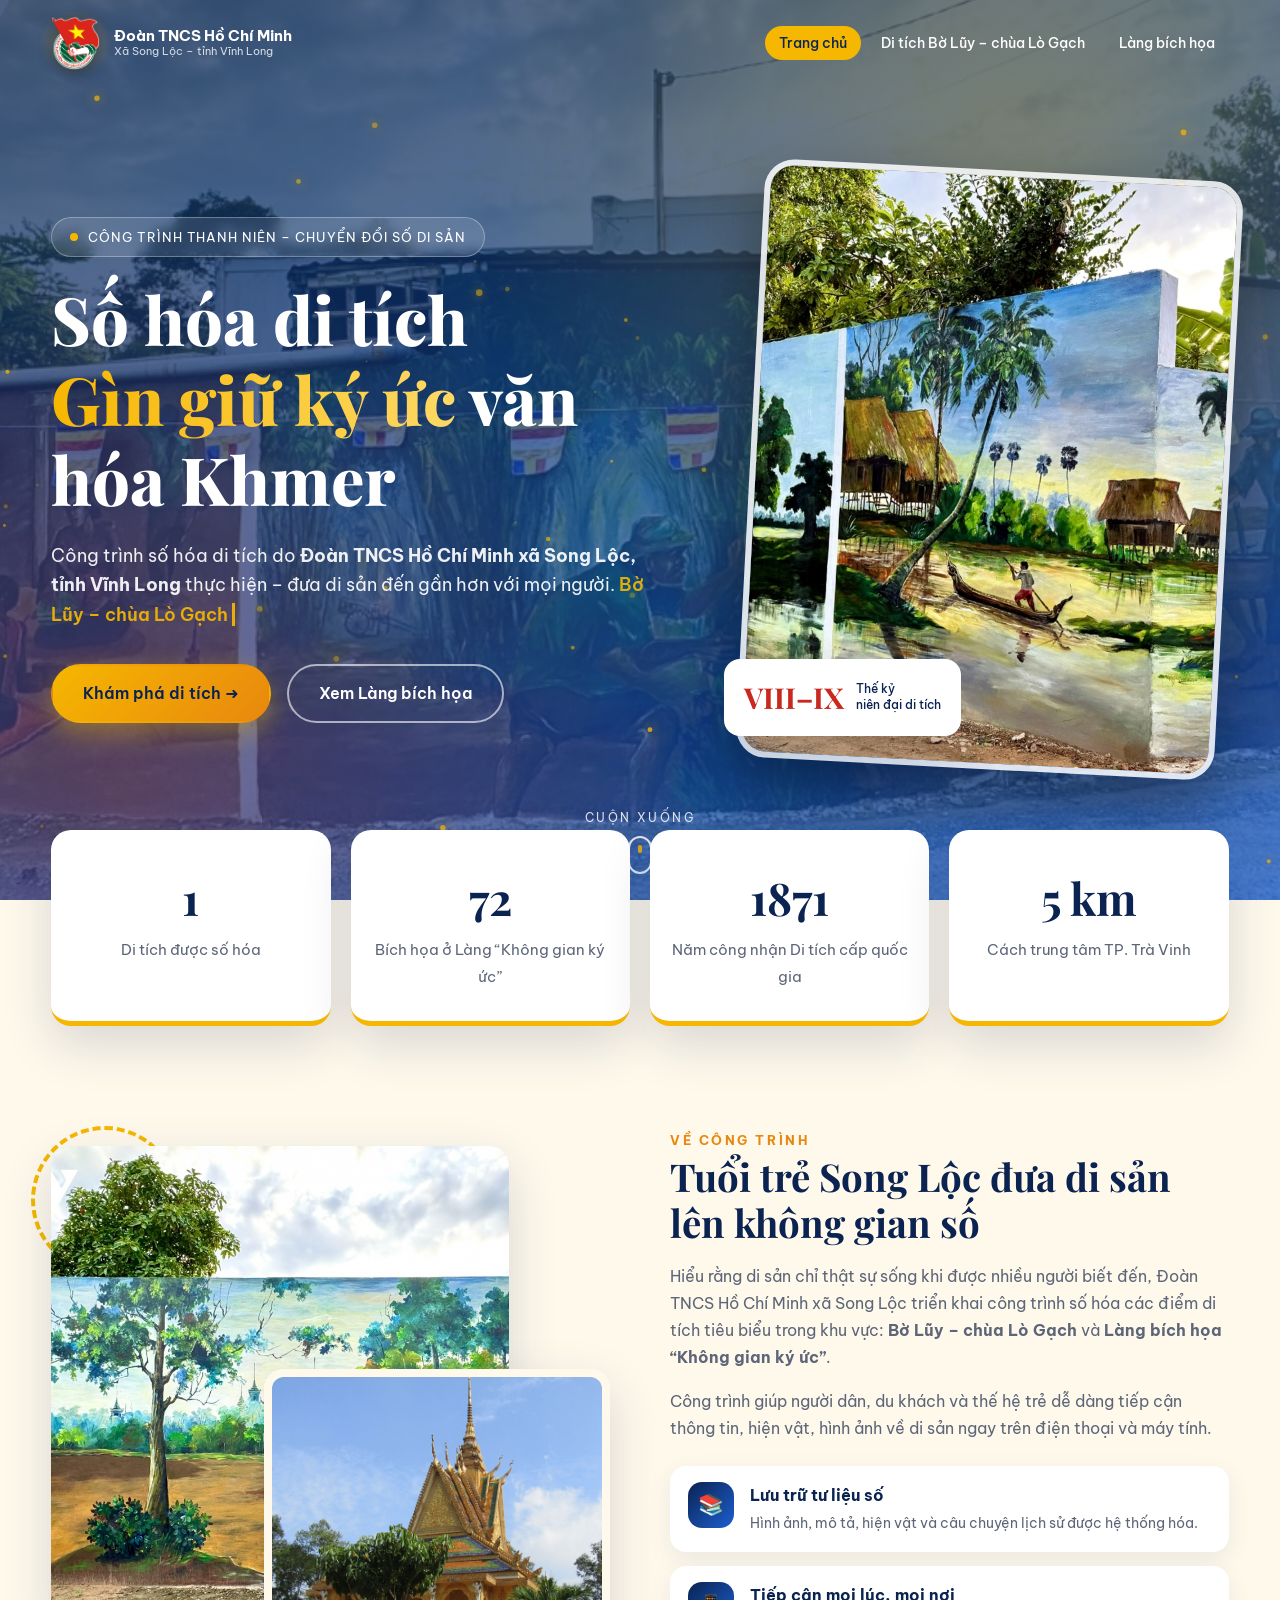
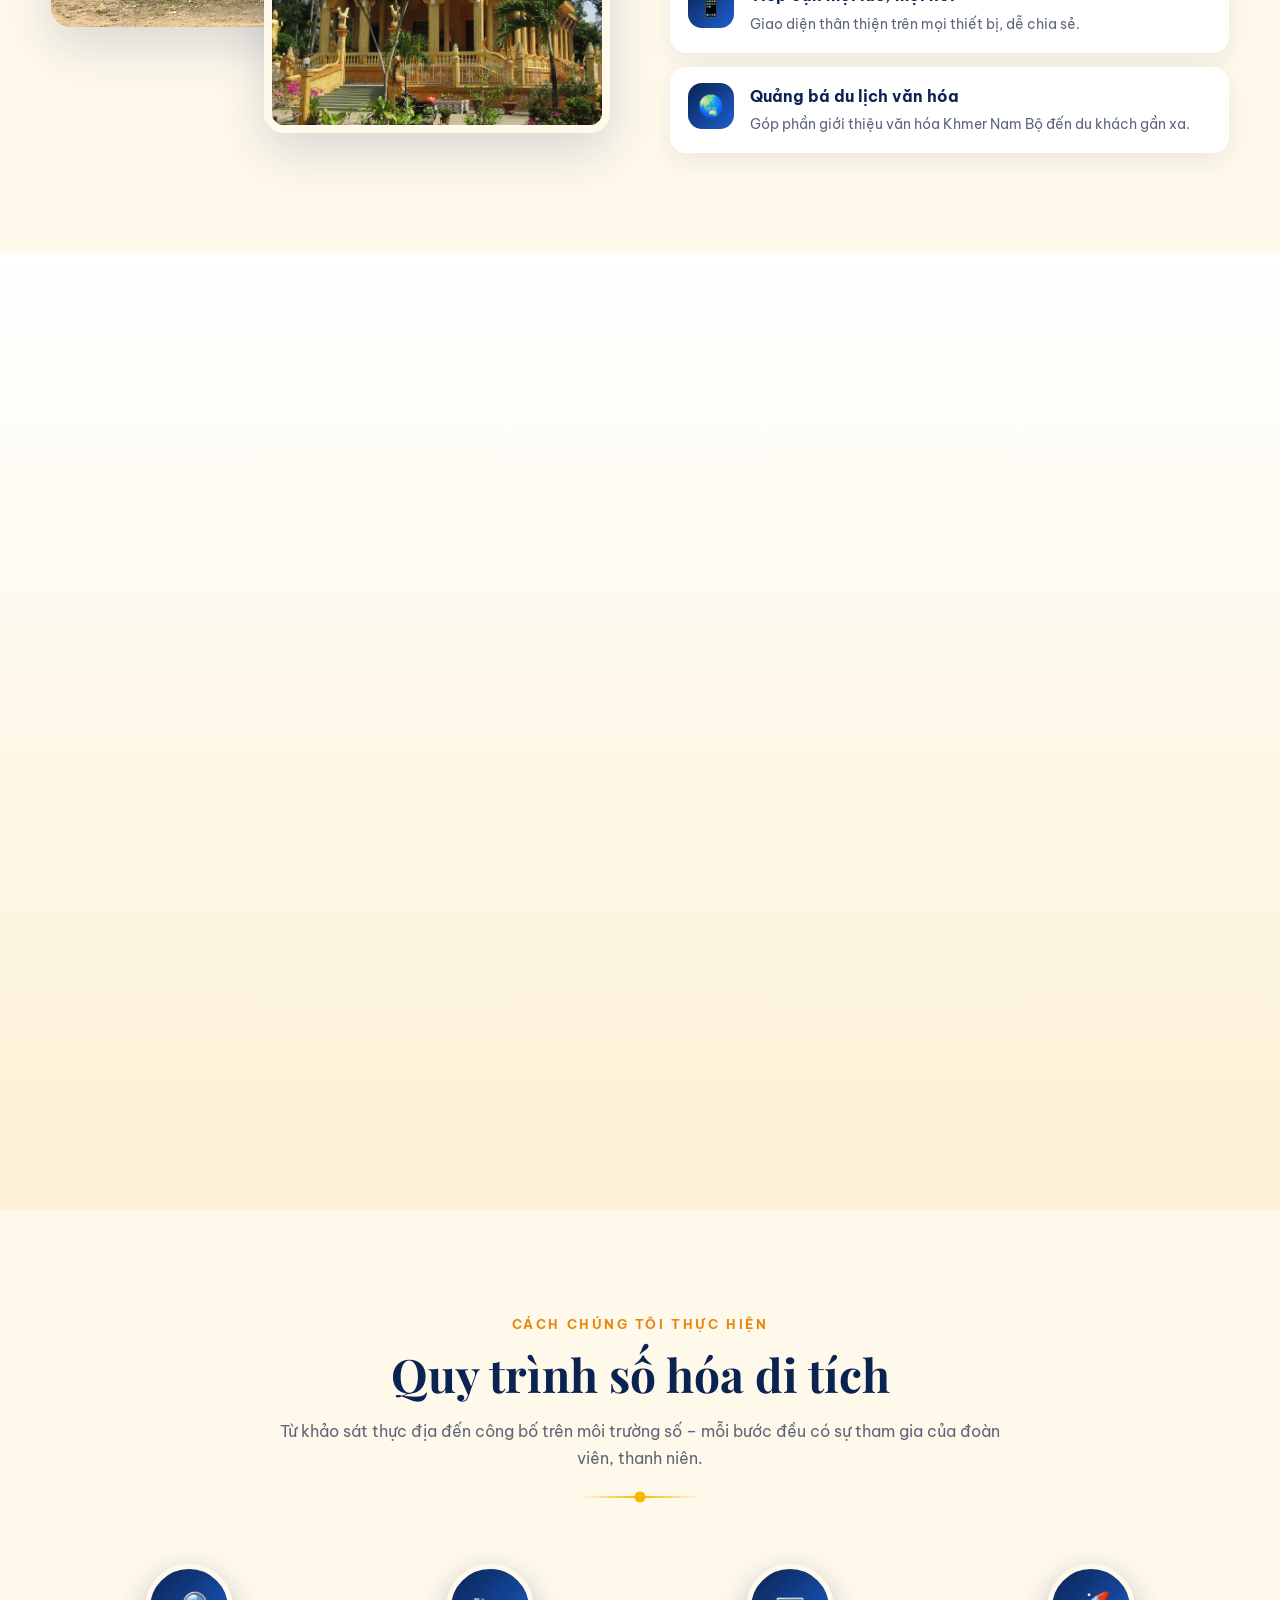
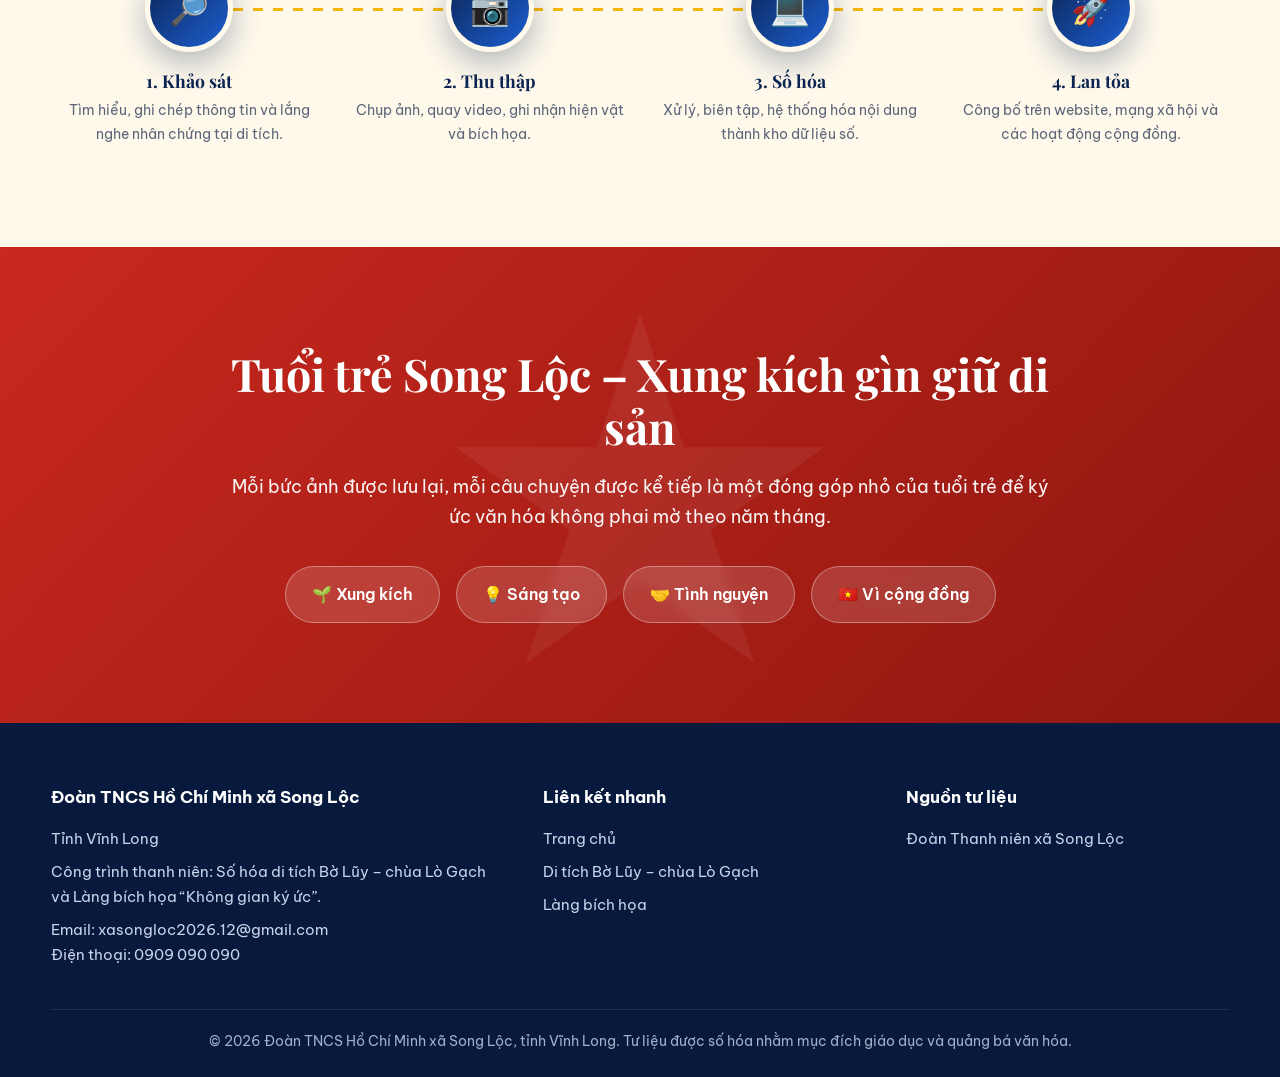
<file: index.html>
<!DOCTYPE html>
<html lang="vi">
<head>
<meta charset="UTF-8">
<meta name="viewport" content="width=device-width, initial-scale=1, viewport-fit=cover">
<meta name="theme-color" content="#0a2351">
<meta name="mobile-web-app-capable" content="yes">
<title>Số hóa di tích – Đoàn TNCS Hồ Chí Minh xã Song Lộc</title>
<meta name="description" content="Công trình số hóa di tích Bờ Lũy – chùa Lò Gạch và Làng bích họa “Không gian ký ức” do Đoàn TNCS Hồ Chí Minh xã Song Lộc, tỉnh Vĩnh Long thực hiện.">
<link rel="preconnect" href="https://fonts.googleapis.com">
<link rel="preconnect" href="https://fonts.gstatic.com" crossorigin>
<link href="https://fonts.googleapis.com/css2?family=Be+Vietnam+Pro:wght@300;400;500;600;700;800&family=Playfair+Display:wght@600;700;800&display=swap" rel="stylesheet">
<link rel="stylesheet" href="style.css">
<style>.gocards.two{grid-template-columns:repeat(2,1fr);max-width:900px;margin:0 auto}@media(max-width:1000px){.gocards.two{grid-template-columns:1fr}}@media(max-width:700px){.bottom-nav{grid-template-columns:repeat(3,1fr)}}</style>
</head>
<body>
<!-- Preloader -->
<div id="preloader">
  <div class="loader-logo">
    <div class="disc"><img src="Anh/logodoan.png" alt="Logo Đoàn TNCS Hồ Chí Minh" onerror="this.style.display='none'"></div>
  </div>
  <div class="loader-text">Đang tải di sản…</div>
  <div class="loader-bar"><i></i></div>
</div>
<div id="progress"></div>

<!-- Header -->
<header class="nav" id="nav">
  <div class="container nav-in">
    <a href="index.html" class="brand">
      <div class="logo"><img src="Anh/logodoan.png" alt="Logo Đoàn TNCS Hồ Chí Minh"></div>
      <span>Đoàn TNCS Hồ Chí Minh<small>Xã Song Lộc – tỉnh Vĩnh Long</small></span>
    </a>
    <nav id="menu">
      <ul>
        <li><a href="index.html" class="active">Trang chủ</a></li>
        <li><a href="chua-lo-gach.html">Di tích Bờ Lũy – chùa Lò Gạch</a></li>
        <li><a href="lang-bich-hoa.html">Làng bích họa</a></li>
      </ul>
    </nav>
    <button class="burger" id="burger" aria-label="Mở menu">☰</button>
  </div>
</header>

<!-- Hero -->
<section class="hero" id="home">
  <!-- Ảnh nền dùng ảnh có sẵn: Anh/anh2.jpg (đổi sang anh khác nếu muốn) -->
  <div class="hero-bg" id="heroBg" style="background-image:url('Anh/anh2.jpg')"></div>
  <canvas id="particles"></canvas>
  <div class="container">
    <div>
      <span class="tag"><i></i> Công trình thanh niên – Chuyển đổi số di sản</span>
      <h1>Số hóa di tích<br><em>Gìn giữ ký ức</em> văn hóa Khmer</h1>
      <p class="lead">Công trình số hóa di tích do <b>Đoàn TNCS Hồ Chí Minh xã Song Lộc, tỉnh Vĩnh Long</b> thực hiện – đưa di sản đến gần hơn với mọi người. <span class="typed" id="typed"></span></p>
      <div class="btns">
        <a href="#di-tich" class="btn primary">Khám phá di tích ➜</a>
        <a href="lang-bich-hoa.html" class="btn ghost">Xem Làng bích họa</a>
      </div>
    </div>
    <div class="hero-card">
      <div class="frame"><div class="img-slot"><img src="Anh/anh1.jpg" alt="Di tích Bờ Lũy – chùa Lò Gạch" onerror="this.style.display='none'"></div></div>
      <div class="badge"><b>VIII–IX</b><span>Thế kỷ<br>niên đại di tích</span></div>
    </div>
  </div>
  <div class="scroll-hint">Cuộn xuống<div class="mouse"></div></div>
</section>

<!-- Stats -->
<section class="stats">
  <div class="container stats-grid">
    <div class="stat reveal d1"><b data-count="2">0</b><span>Di tích được số hóa</span></div>
    <div class="stat reveal d2"><b data-count="78">0</b><span>Bích họa ở Làng “Không gian ký ức”</span></div>
    <div class="stat reveal d3"><b data-count="2017">0</b><span>Năm công nhận Di tích cấp quốc gia</span></div>
    <div class="stat reveal d4"><b data-count="6" data-suffix=" km">0</b><span>Cách trung tâm TP. Trà Vinh</span></div>
  </div>
</section>

<!-- About -->
<section id="about">
  <div class="container about-grid">
    <div class="about-img reveal left">
      <div class="a1 hover-zoom"><div class="img-slot"><img src="Anh/anh3.jpg" alt="Hoạt động của Đoàn xã Song Lộc" onerror="this.style.display='none'"></div></div>
      <div class="a2 hover-zoom"><div class="img-slot"><img src="Anh/anh4.jpg" alt="Hoạt động của Đoàn xã Song Lộc" onerror="this.style.display='none'"></div></div>
    </div>
    <div class="about-text reveal right">
      <span class="kicker" style="color:var(--saffron);font-weight:700;letter-spacing:.2em;font-size:.8rem;text-transform:uppercase">Về công trình</span>
      <h2>Tuổi trẻ Song Lộc đưa di sản lên không gian số</h2>
      <p>Hiểu rằng di sản chỉ thật sự sống khi được nhiều người biết đến, Đoàn TNCS Hồ Chí Minh xã Song Lộc triển khai công trình số hóa các điểm di tích tiêu biểu trong khu vực: <b>Bờ Lũy – chùa Lò Gạch</b> và <b>Làng bích họa “Không gian ký ức”</b>.</p>
      <p>Công trình giúp người dân, du khách và thế hệ trẻ dễ dàng tiếp cận thông tin, hiện vật, hình ảnh về di sản ngay trên điện thoại và máy tính.</p>
      <div class="feature-list">
        <div class="feature reveal d1"><div class="ic">📚</div><div><b>Lưu trữ tư liệu số</b><span>Hình ảnh, mô tả, hiện vật và câu chuyện lịch sử được hệ thống hóa.</span></div></div>
        <div class="feature reveal d2"><div class="ic">📱</div><div><b>Tiếp cận mọi lúc, mọi nơi</b><span>Giao diện thân thiện trên mọi thiết bị, dễ chia sẻ.</span></div></div>
        <div class="feature reveal d3"><div class="ic">🌏</div><div><b>Quảng bá du lịch văn hóa</b><span>Góp phần giới thiệu văn hóa Khmer Nam Bộ đến du khách gần xa.</span></div></div>
      </div>
    </div>
  </div>
</section>

<!-- Các điểm di tích -->
<section class="heritage1" id="di-tich">
  <div class="container">
    <div class="sec-head reveal">
      <span class="kicker">Điểm di sản được số hóa</span>
      <h2>Khám phá từng di tích</h2>
      <p>Chọn một điểm đến để xem thông tin, hiện vật và hình ảnh chi tiết.</p>
      <div class="divider"></div>
    </div>
    <div class="gocards two">
      <a href="chua-lo-gach.html" class="gocard reveal d2 hover-zoom"><div class="photo"><div class="img-slot"><img src="Anh/anh6.jpg" alt="Chùa Kompong Thmo (chùa Lò Gạch)" onerror="if(!this.dataset.f){this.dataset.f=1;this.src='Anh/BoLuyChuaLoGach/1.jpg'}else{this.style.display='none'}"></div></div><div class="body"><span class="k">Di tích khảo cổ cấp quốc gia</span><h3>Di tích Bờ Lũy – chùa Lò Gạch</h3><p>Ngôi chùa Kompong Thmo xây bằng gạch, một trong những ngôi chùa cổ nhất đất Trà Vinh.</p><span class="more">Xem chi tiết ➜</span></div></a>
      <a href="lang-bich-hoa.html" class="gocard reveal d3 hover-zoom"><div class="photo"><div class="img-slot"><img src="Anh/LangBichHoa/1-1.jpg" alt="Làng bích họa" onerror="this.style.display='none'"></div></div><div class="body"><span class="k">Nghệ thuật đương đại</span><h3>Làng bích họa</h3><p>78 bích họa “Không gian ký ức” tái hiện đời sống, nghề truyền thống và tín ngưỡng của người Khmer.</p><span class="more">Xem chi tiết ➜</span></div></a>
    </div>
  </div>
</section>

<!-- Process -->
<section id="quy-trinh">
  <div class="container">
    <div class="sec-head reveal">
      <span class="kicker">Cách chúng tôi thực hiện</span>
      <h2>Quy trình số hóa di tích</h2>
      <p>Từ khảo sát thực địa đến công bố trên môi trường số – mỗi bước đều có sự tham gia của đoàn viên, thanh niên.</p>
      <div class="divider"></div>
    </div>
    <div class="steps">
      <div class="step reveal d1"><div class="circle">🔎</div><h3>1. Khảo sát</h3><p>Tìm hiểu, ghi chép thông tin và lắng nghe nhân chứng tại di tích.</p></div>
      <div class="step reveal d2"><div class="circle">📷</div><h3>2. Thu thập</h3><p>Chụp ảnh, quay video, ghi nhận hiện vật và bích họa.</p></div>
      <div class="step reveal d3"><div class="circle">💻</div><h3>3. Số hóa</h3><p>Xử lý, biên tập, hệ thống hóa nội dung thành kho dữ liệu số.</p></div>
      <div class="step reveal d4"><div class="circle">🚀</div><h3>4. Lan tỏa</h3><p>Công bố trên website, mạng xã hội và các hoạt động cộng đồng.</p></div>
    </div>
  </div>
</section>

<!-- Youth -->
<section class="youth">
  <div class="container reveal zoom">
    <h2>Tuổi trẻ Song Lộc – Xung kích gìn giữ di sản</h2>
    <p>Mỗi bức ảnh được lưu lại, mỗi câu chuyện được kể tiếp là một đóng góp nhỏ của tuổi trẻ để ký ức văn hóa không phai mờ theo năm tháng.</p>
    <div class="pillars">
      <span class="pillar">🌱 Xung kích</span>
      <span class="pillar">💡 Sáng tạo</span>
      <span class="pillar">🤝 Tình nguyện</span>
      <span class="pillar">🇻🇳 Vì cộng đồng</span>
    </div>
  </div>
</section>

<!-- Footer -->
<footer id="lien-he">
  <div class="container">
    <div class="f-grid">
      <div>
        <h4>Đoàn TNCS Hồ Chí Minh xã Song Lộc</h4>
        <p>Tỉnh Vĩnh Long</p>
        <p>Công trình thanh niên: Số hóa di tích Bờ Lũy – chùa Lò Gạch và Làng bích họa “Không gian ký ức”.</p>
        <p>Email: xasongloc2026.12@gmail.com &nbsp; <br>Điện thoại: 0909 090 090</p>
      </div>
      <div>
        <h4>Liên kết nhanh</h4>
        <ul>
          <li><a href="index.html">Trang chủ</a></li>
          <li><a href="chua-lo-gach.html">Di tích Bờ Lũy – chùa Lò Gạch</a></li>
          <li><a href="lang-bich-hoa.html">Làng bích họa</a></li>
        </ul>
      </div>
      <div>
        <h4>Nguồn tư liệu</h4>
        <ul>
          <li>Đoàn Thanh niên xã Song Lộc</li>
        </ul>
      </div>
    </div>
    <div class="copy">© 2026 Đoàn TNCS Hồ Chí Minh xã Song Lộc, tỉnh Vĩnh Long. Tư liệu được số hóa nhằm mục đích giáo dục và quảng bá văn hóa.</div>
  </div>
</footer>

<div class="overlay" id="overlay"></div>
<nav class="bottom-nav" aria-label="Điều hướng nhanh">
  <a href="index.html" class="on"><span>🏠</span>Trang chủ</a>
  <a href="chua-lo-gach.html"><span>🏛️</span>Di tích</a>
  <a href="lang-bich-hoa.html"><span>🎨</span>Bích họa</a>
</nav>
<button id="topBtn" aria-label="Lên đầu trang">↑</button>

<script src="main.js"></script>
</body>
</html>
</file>
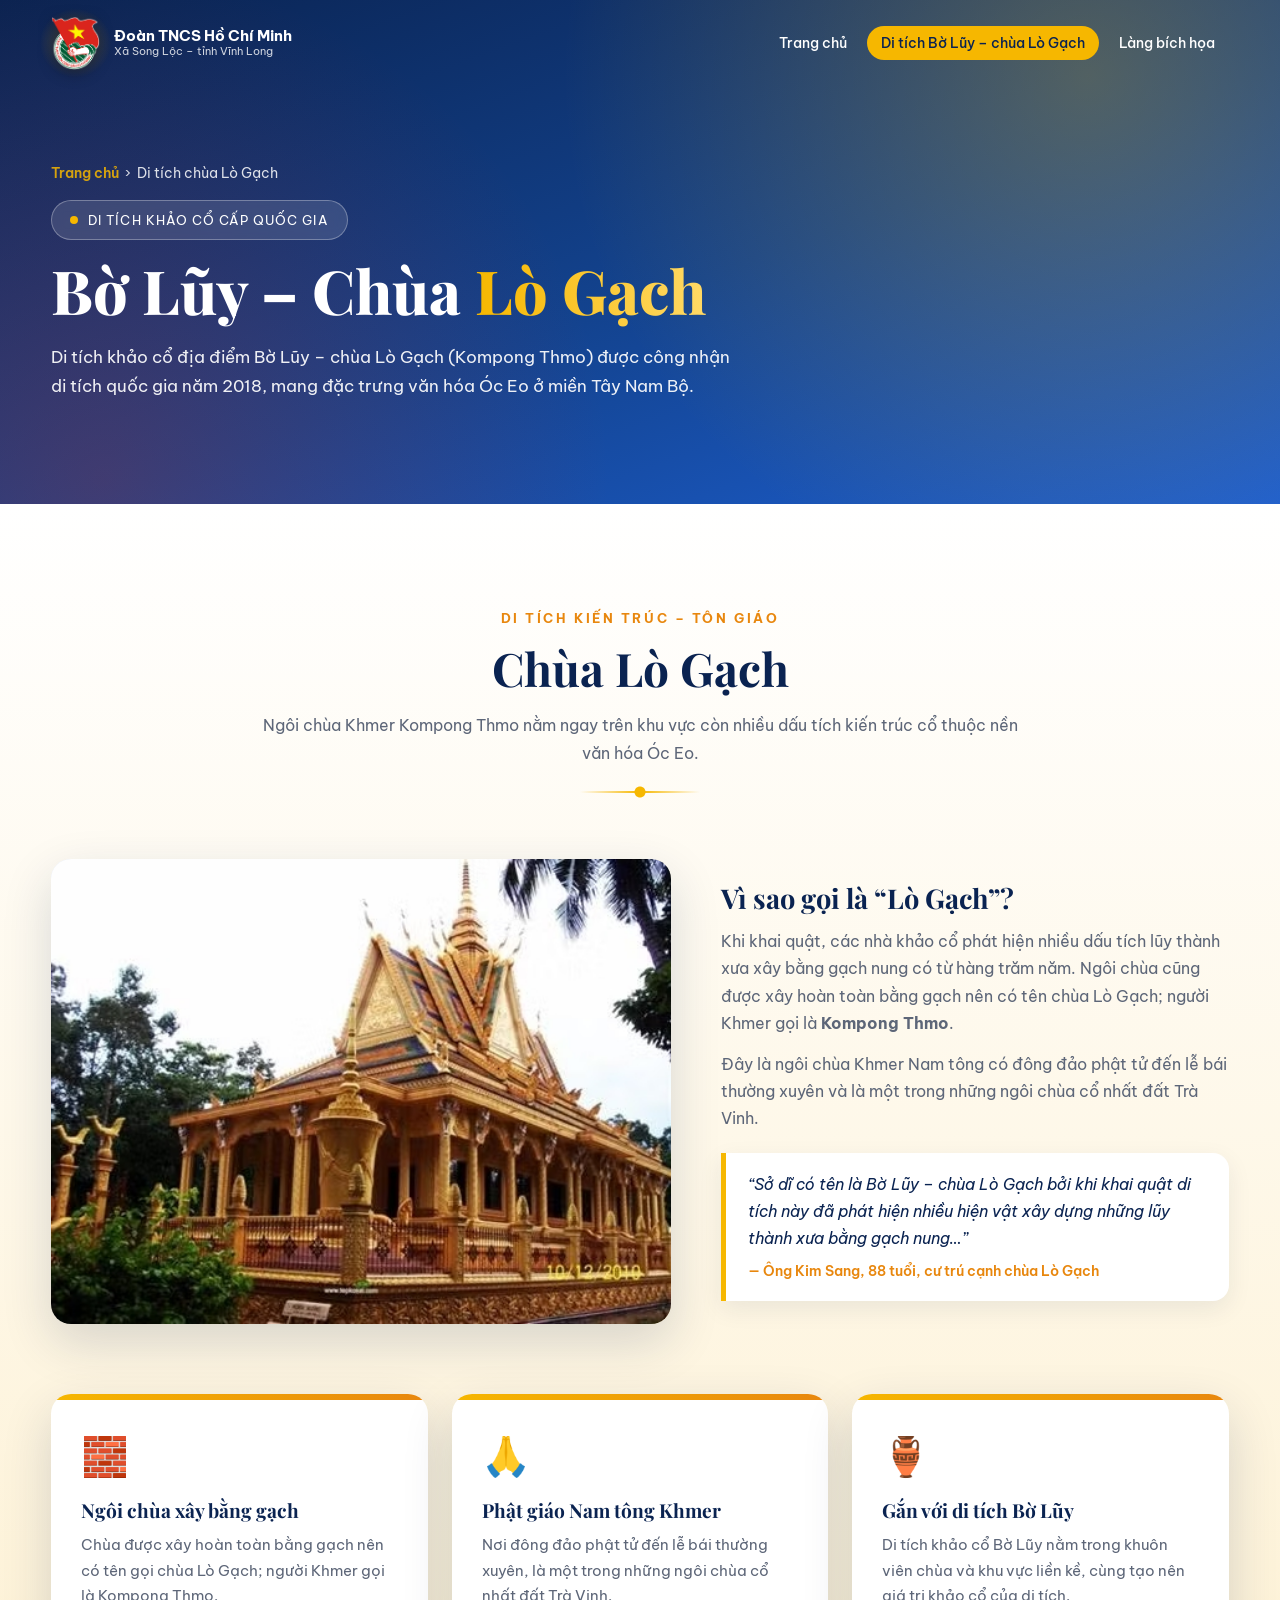
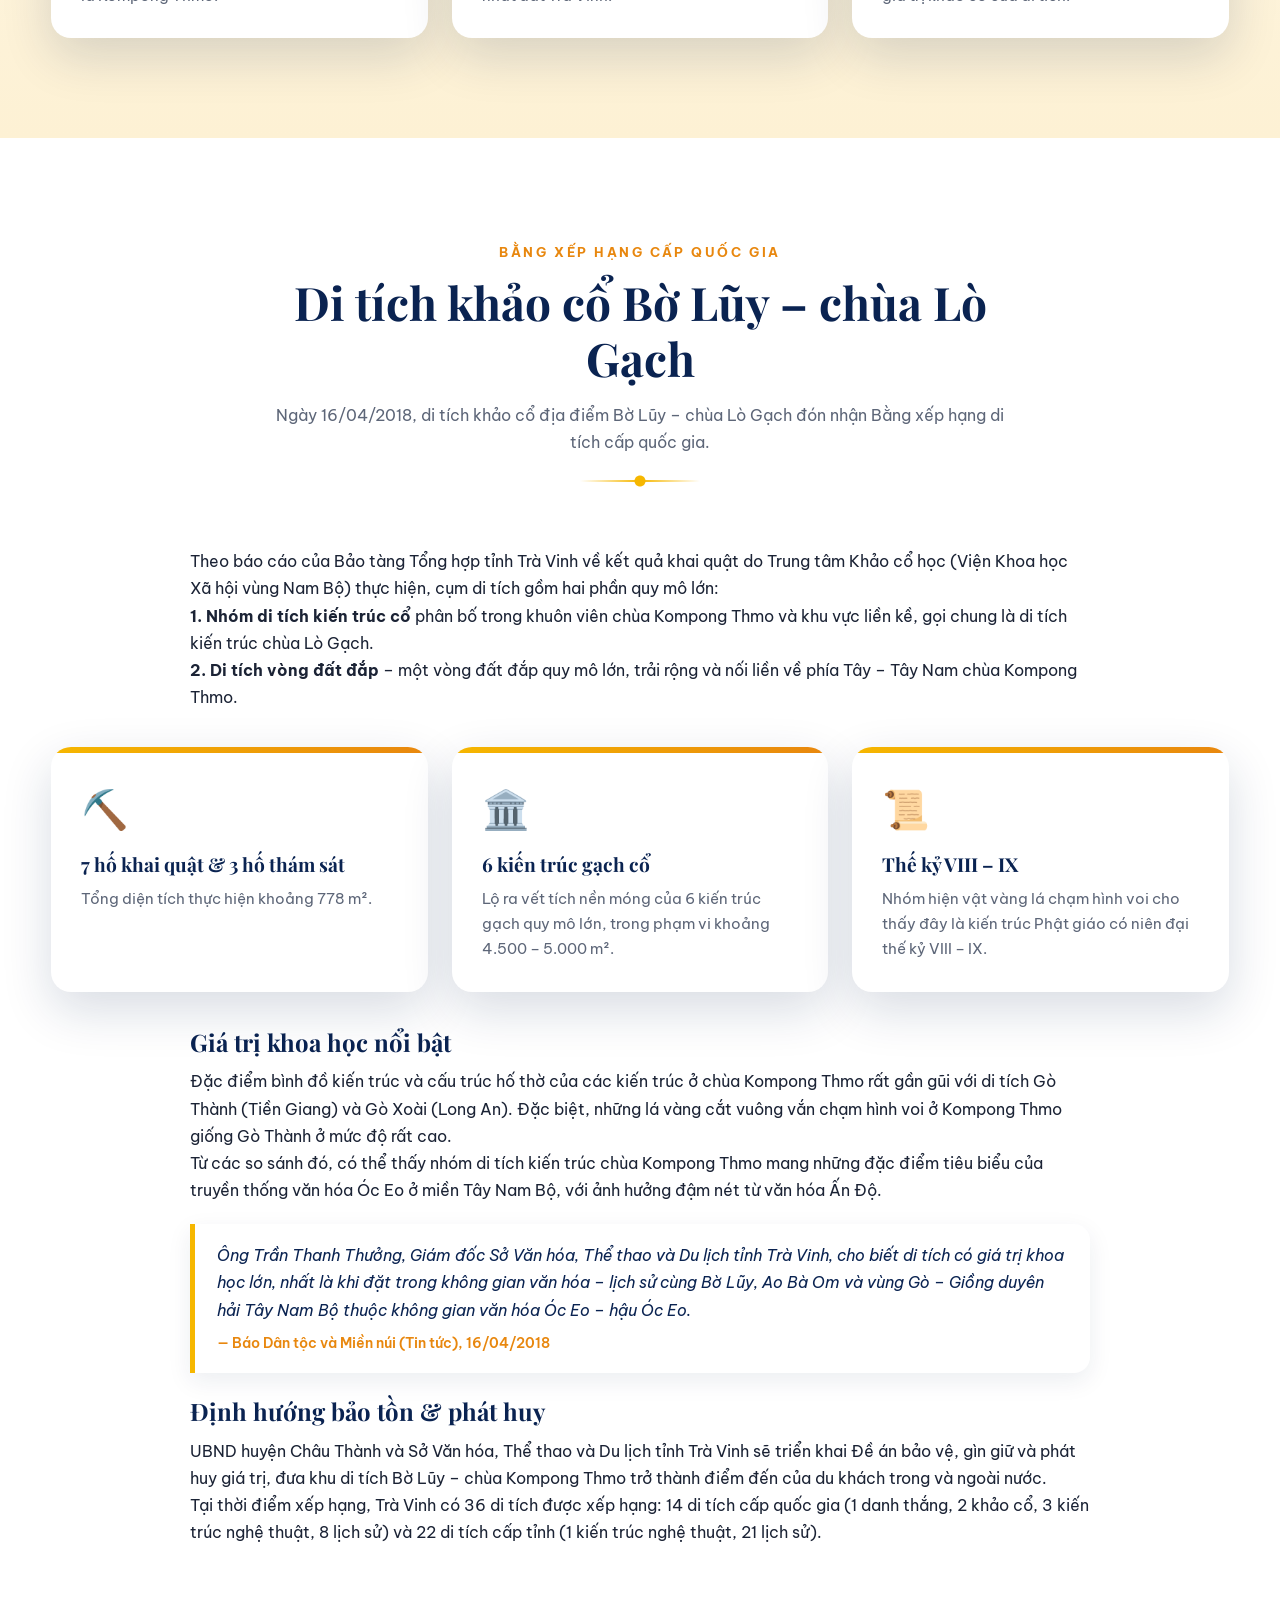
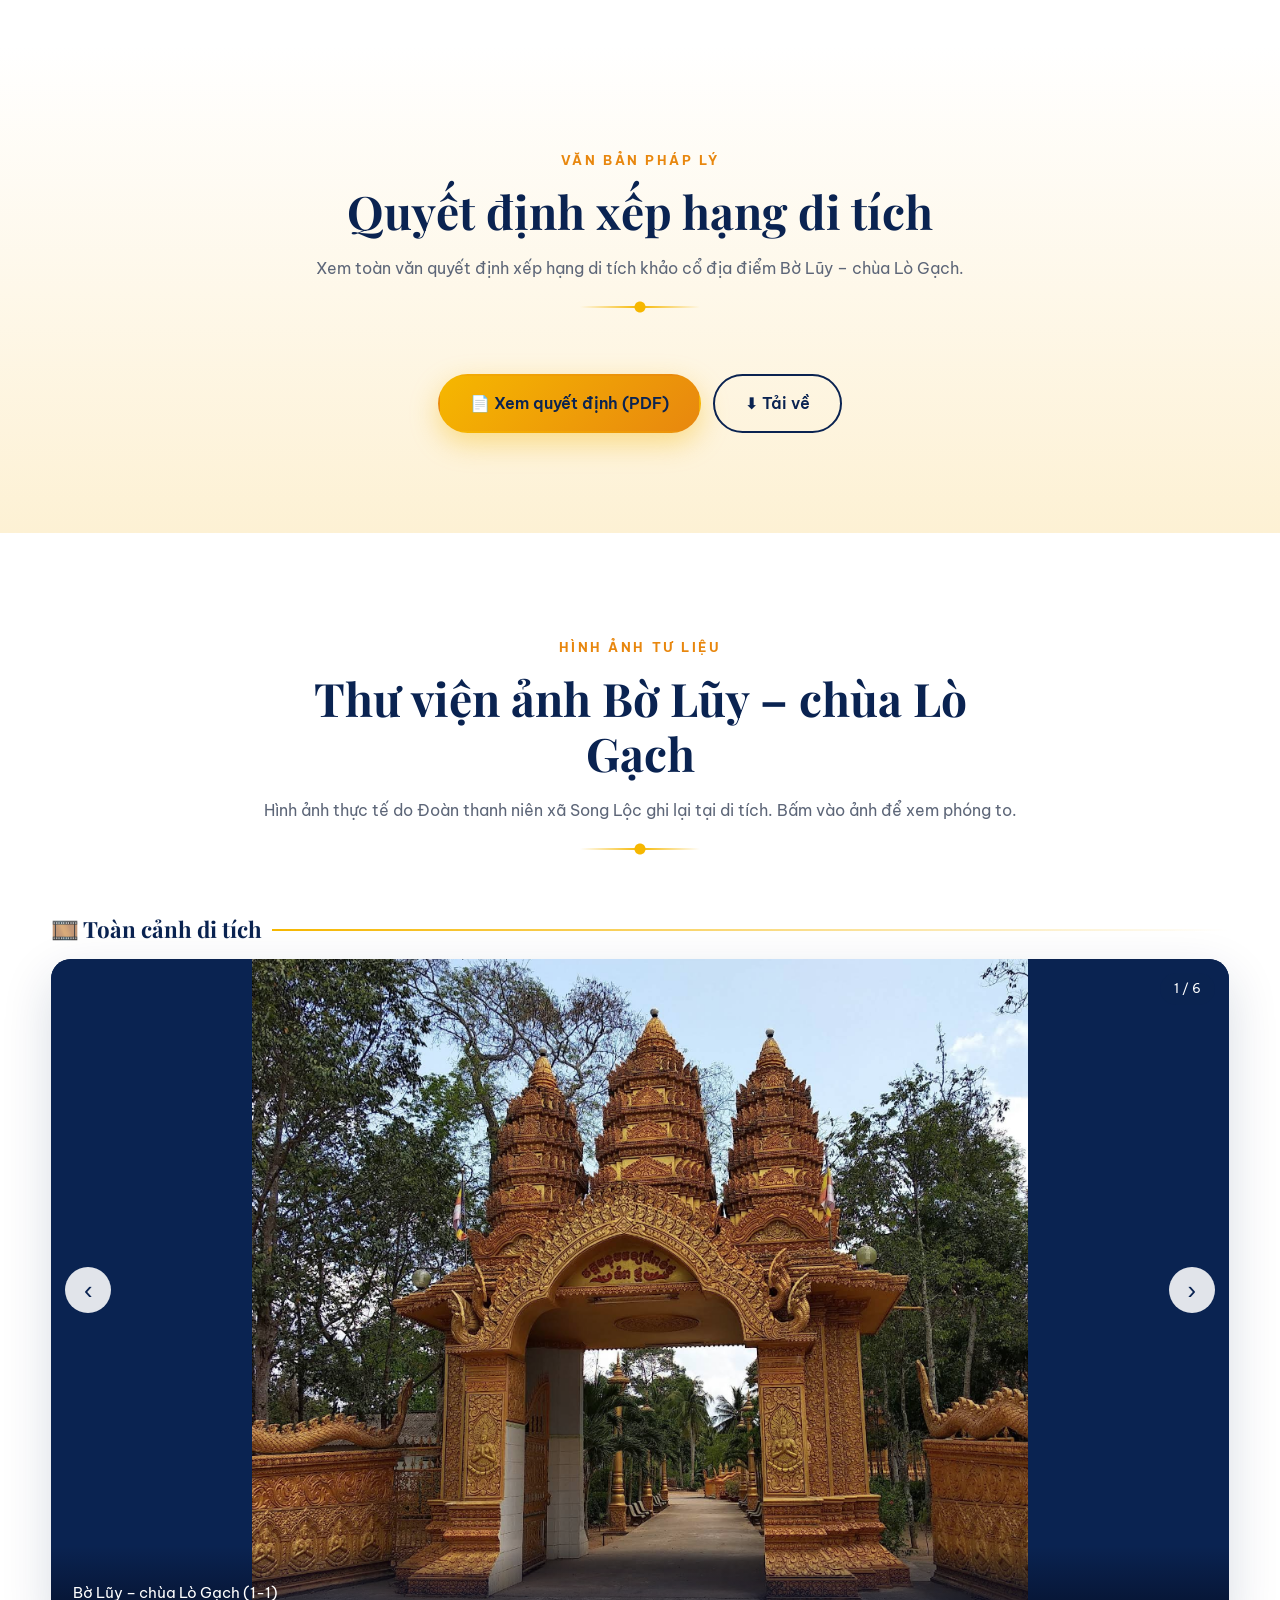
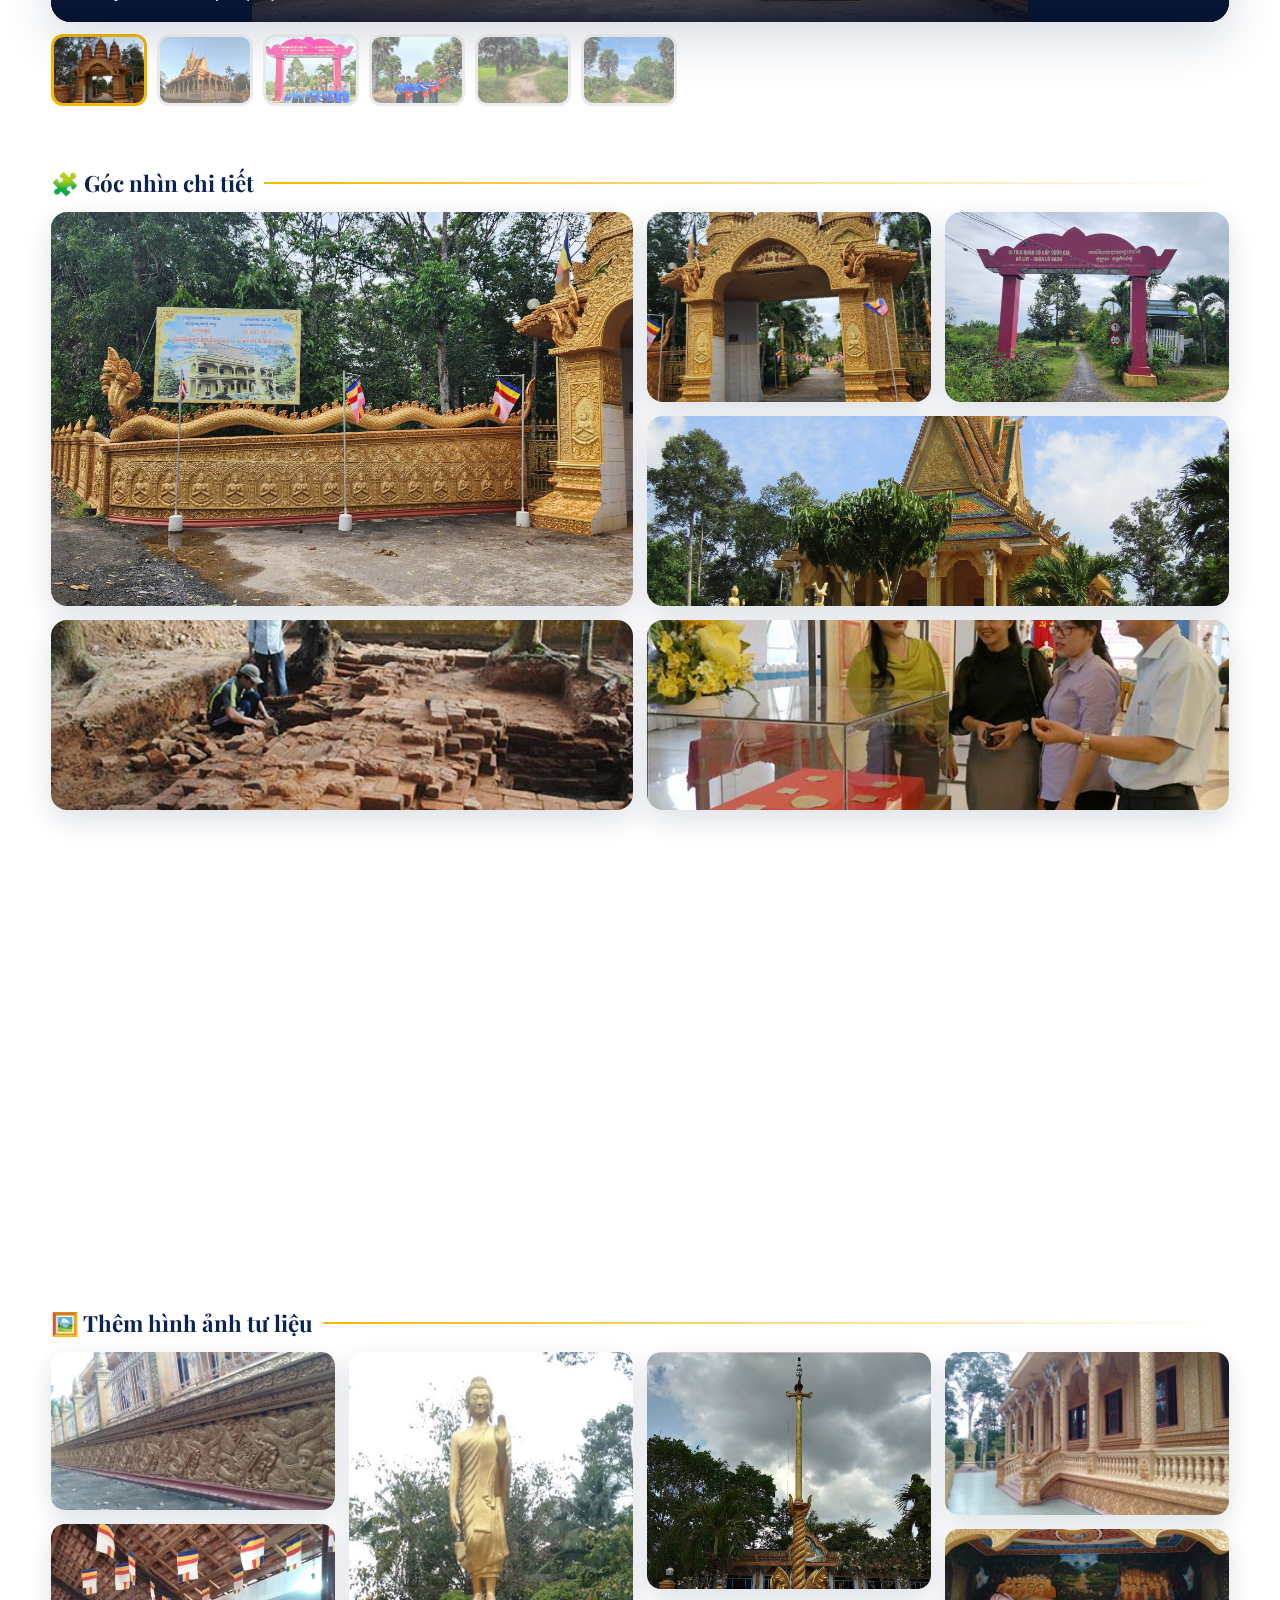
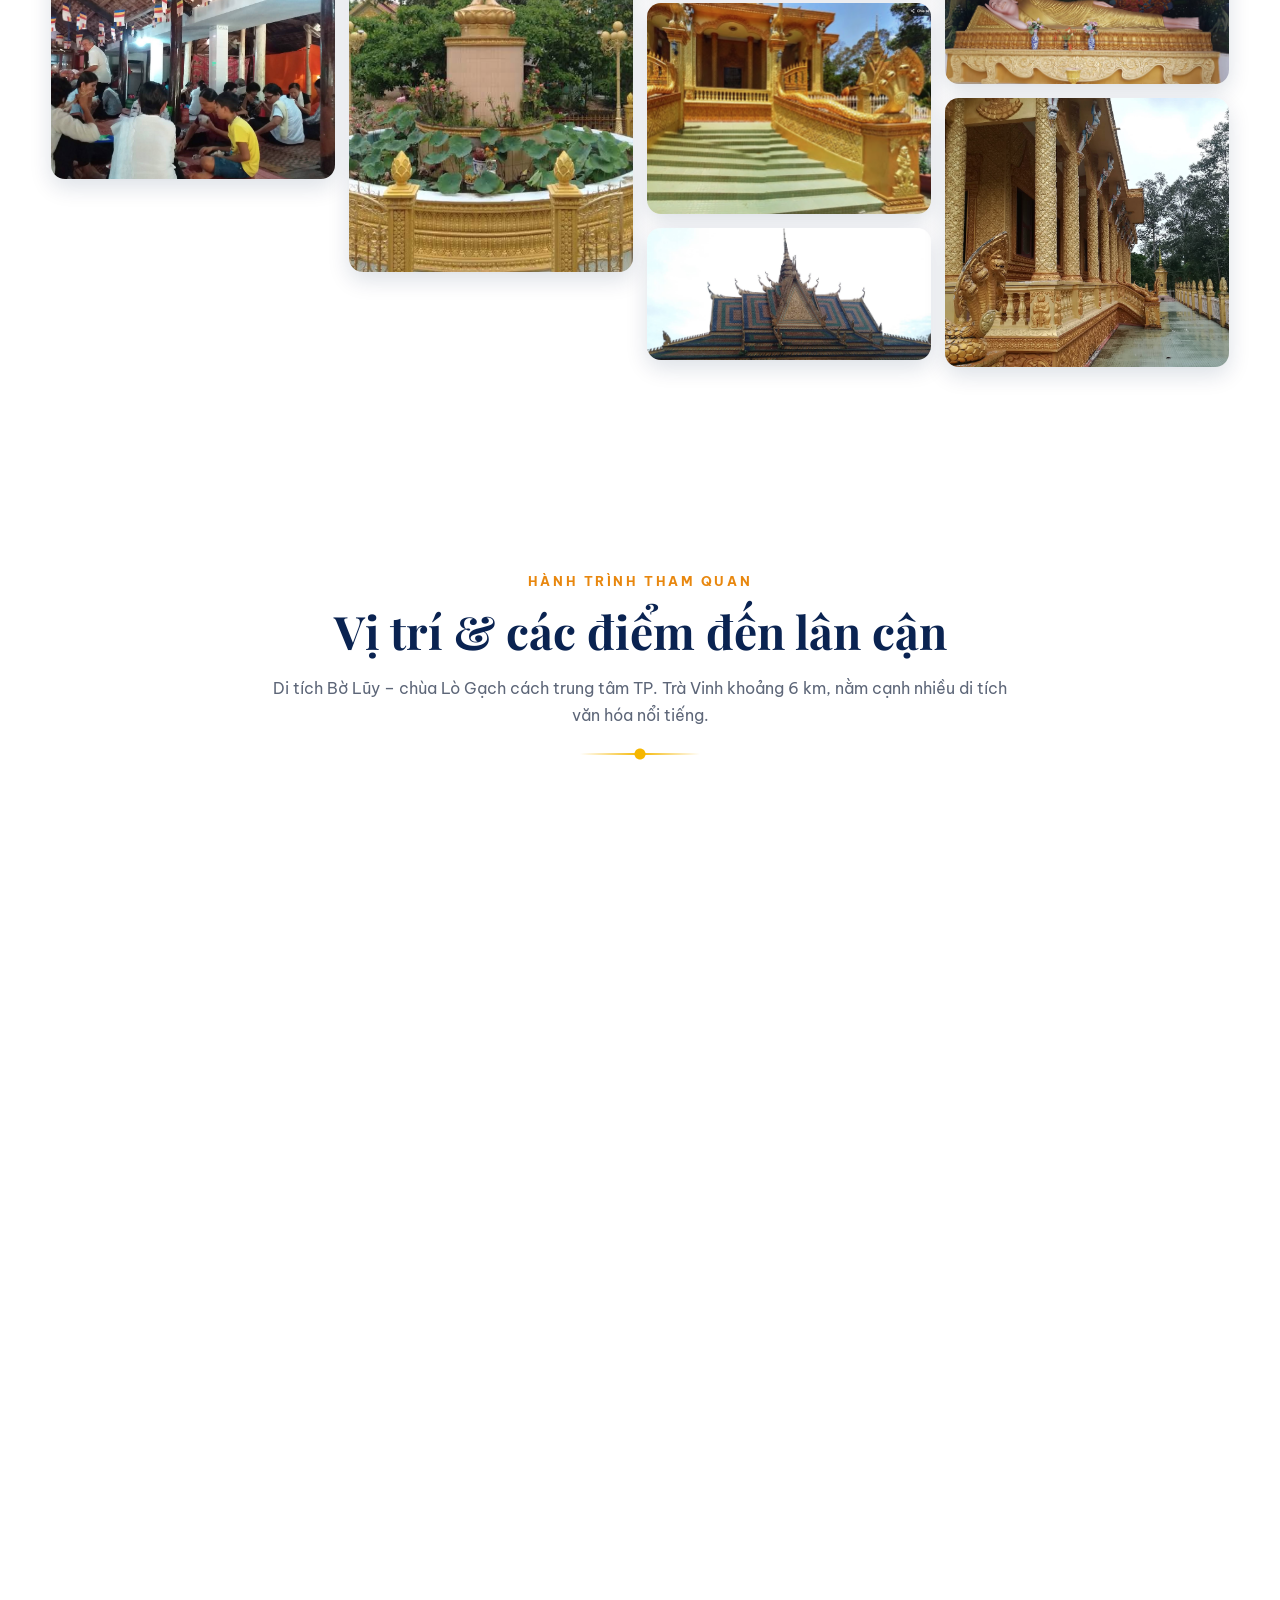
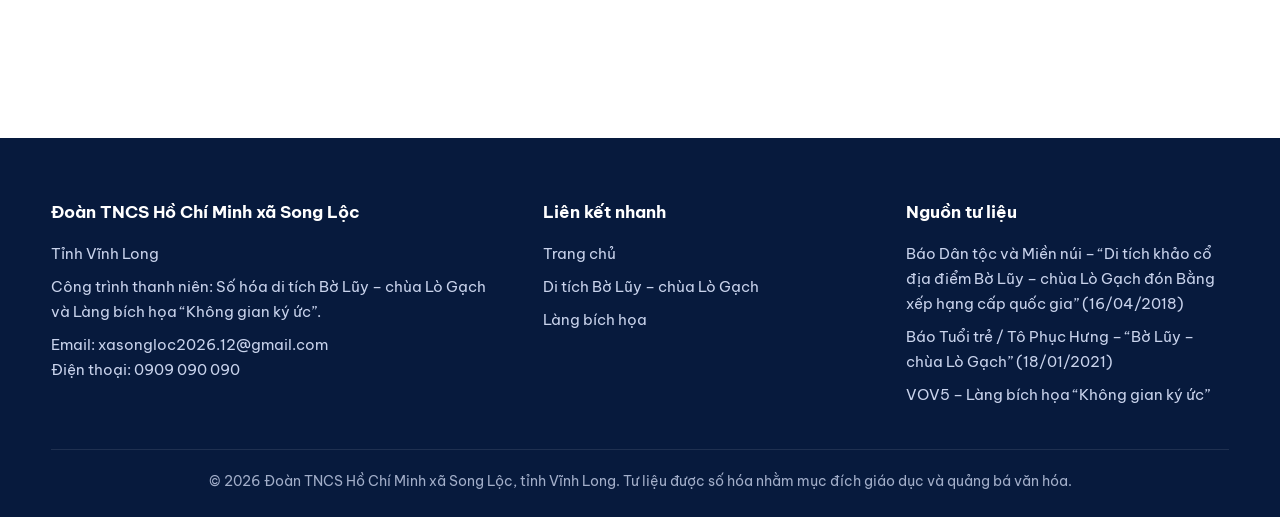
<file: chua-lo-gach.html>
<!DOCTYPE html>
<html lang="vi">
<head>
<meta charset="UTF-8">
<meta name="viewport" content="width=device-width, initial-scale=1, viewport-fit=cover">
<meta name="theme-color" content="#0a2351">
<meta name="mobile-web-app-capable" content="yes">
<title>Di tích chùa Lò Gạch – Số hóa di tích Song Lộc</title>
<meta name="description" content="Di tích khảo cổ Bờ Lũy – chùa Lò Gạch (Kompong Thmo), Trà Vinh: di tích quốc gia (2018), dấu tích kiến trúc Phật giáo thế kỷ VIII–IX thuộc văn hóa Óc Eo.">
<link rel="preconnect" href="https://fonts.googleapis.com">
<link rel="preconnect" href="https://fonts.gstatic.com" crossorigin>
<link href="https://fonts.googleapis.com/css2?family=Be+Vietnam+Pro:wght@300;400;500;600;700;800&family=Playfair+Display:wght@600;700;800&display=swap" rel="stylesheet">
<link rel="stylesheet" href="style.css">
<style>@media(max-width:700px){.bottom-nav{grid-template-columns:repeat(3,1fr)}}</style>
</head>
<body>
<div id="progress"></div>

<!-- Header -->
<header class="nav" id="nav">
  <div class="container nav-in">
    <a href="index.html" class="brand">
      <div class="logo"><img src="Anh/logodoan.png" alt="Logo Đoàn TNCS Hồ Chí Minh"></div>
      <span>Đoàn TNCS Hồ Chí Minh<small>Xã Song Lộc – tỉnh Vĩnh Long</small></span>
    </a>
    <nav id="menu">
      <ul>
        <li><a href="index.html">Trang chủ</a></li>
        <li><a href="chua-lo-gach.html" class="active">Di tích Bờ Lũy – chùa Lò Gạch</a></li>
        <li><a href="lang-bich-hoa.html">Làng bích họa</a></li>
      </ul>
    </nav>
    <button class="burger" id="burger" aria-label="Mở menu">☰</button>
  </div>
</header>

<!-- Hero trang con -->
<section class="page-hero">
  <div class="container">
    <div class="crumbs"><a href="index.html">Trang chủ</a> &nbsp;›&nbsp; Di tích chùa Lò Gạch</div>
    <span class="tag"><i></i> Di tích khảo cổ cấp quốc gia</span>
    <h1>Bờ Lũy – Chùa <em>Lò Gạch</em></h1>
    <p class="lead">Di tích khảo cổ địa điểm Bờ Lũy – chùa Lò Gạch (Kompong Thmo) được công nhận di tích quốc gia năm 2018, mang đặc trưng văn hóa Óc Eo ở miền Tây Nam Bộ.</p>
  </div>
</section>

<!-- Giới thiệu -->
<section class="heritage1" id="gioi-thieu">
  <div class="container">
    <div class="sec-head reveal">
      <span class="kicker">Di tích kiến trúc – tôn giáo</span>
      <h2>Chùa Lò Gạch</h2>
      <p>Ngôi chùa Khmer Kompong Thmo nằm ngay trên khu vực còn nhiều dấu tích kiến trúc cổ thuộc nền văn hóa Óc Eo.</p>
      <div class="divider"></div>
    </div>

    <div class="h1-intro">
      <div class="photo reveal left hover-zoom"><div class="img-slot"><img src="Anh/anh6.jpg" alt="Chùa Kompong Thmo (chùa Lò Gạch)" onerror="if(!this.dataset.f){this.dataset.f=1;this.src='Anh/BoLuyChuaLoGach/1.jpg'}else{this.style.display='none'}"></div></div>
      <div class="reveal right">
        <h3 style="font-size:1.7rem;color:var(--navy);margin-bottom:14px">Vì sao gọi là “Lò Gạch”?</h3>
        <p>Khi khai quật, các nhà khảo cổ phát hiện nhiều dấu tích lũy thành xưa xây bằng gạch nung có từ hàng trăm năm. Ngôi chùa cũng được xây hoàn toàn bằng gạch nên có tên chùa Lò Gạch; người Khmer gọi là <b>Kompong Thmo</b>.</p>
        <p>Đây là ngôi chùa Khmer Nam tông có đông đảo phật tử đến lễ bái thường xuyên và là một trong những ngôi chùa cổ nhất đất Trà Vinh.</p>
        <div class="quote">“Sở dĩ có tên là Bờ Lũy – chùa Lò Gạch bởi khi khai quật di tích này đã phát hiện nhiều hiện vật xây dựng những lũy thành xưa bằng gạch nung…”<cite>— Ông Kim Sang, 88 tuổi, cư trú cạnh chùa Lò Gạch</cite></div>
      </div>
    </div>

    <div class="info-cards">
      <div class="icard reveal d1"><div class="big">🧱</div><h3>Ngôi chùa xây bằng gạch</h3><p>Chùa được xây hoàn toàn bằng gạch nên có tên gọi chùa Lò Gạch; người Khmer gọi là Kompong Thmo.</p></div>
      <div class="icard reveal d2"><div class="big">🙏</div><h3>Phật giáo Nam tông Khmer</h3><p>Nơi đông đảo phật tử đến lễ bái thường xuyên, là một trong những ngôi chùa cổ nhất đất Trà Vinh.</p></div>
      <div class="icard reveal d3"><div class="big">🏺</div><h3>Gắn với di tích Bờ Lũy</h3><p>Di tích khảo cổ Bờ Lũy nằm trong khuôn viên chùa và khu vực liền kề, cùng tạo nên giá trị khảo cổ của di tích.</p></div>
    </div>
  </div>
</section>

<!-- Xếp hạng & khai quật -->
<section class="heritage1" id="xep-hang" style="background:#fff">
  <div class="container">
    <div class="sec-head reveal">
      <span class="kicker">Bằng xếp hạng cấp quốc gia</span>
      <h2>Di tích khảo cổ Bờ Lũy – chùa Lò Gạch</h2>
      <p>Ngày 16/04/2018, di tích khảo cổ địa điểm Bờ Lũy – chùa Lò Gạch đón nhận Bằng xếp hạng di tích cấp quốc gia.</p>
      <div class="divider"></div>
    </div>

    <div class="reveal" style="max-width:900px;margin:0 auto 36px">
      <p>Theo báo cáo của Bảo tàng Tổng hợp tỉnh Trà Vinh về kết quả khai quật do Trung tâm Khảo cổ học (Viện Khoa học Xã hội vùng Nam Bộ) thực hiện, cụm di tích gồm hai phần quy mô lớn:</p>
      <p><b>1. Nhóm di tích kiến trúc cổ</b> phân bố trong khuôn viên chùa Kompong Thmo và khu vực liền kề, gọi chung là di tích kiến trúc chùa Lò Gạch.</p>
      <p><b>2. Di tích vòng đất đắp</b> – một vòng đất đắp quy mô lớn, trải rộng và nối liền về phía Tây – Tây Nam chùa Kompong Thmo.</p>
    </div>

    <div class="info-cards">
      <div class="icard reveal d1"><div class="big">⛏️</div><h3>7 hố khai quật &amp; 3 hố thám sát</h3><p>Tổng diện tích thực hiện khoảng 778 m².</p></div>
      <div class="icard reveal d2"><div class="big">🏛️</div><h3>6 kiến trúc gạch cổ</h3><p>Lộ ra vết tích nền móng của 6 kiến trúc gạch quy mô lớn, trong phạm vi khoảng 4.500 – 5.000 m².</p></div>
      <div class="icard reveal d3"><div class="big">📜</div><h3>Thế kỷ VIII – IX</h3><p>Nhóm hiện vật vàng lá chạm hình voi cho thấy đây là kiến trúc Phật giáo có niên đại thế kỷ VIII – IX.</p></div>
    </div>

    <div class="reveal" style="max-width:900px;margin:36px auto 0">
      <h3 style="font-size:1.5rem;color:var(--navy);margin-bottom:12px">Giá trị khoa học nổi bật</h3>
      <p>Đặc điểm bình đồ kiến trúc và cấu trúc hố thờ của các kiến trúc ở chùa Kompong Thmo rất gần gũi với di tích Gò Thành (Tiền Giang) và Gò Xoài (Long An). Đặc biệt, những lá vàng cắt vuông vắn chạm hình voi ở Kompong Thmo giống Gò Thành ở mức độ rất cao.</p>
      <p>Từ các so sánh đó, có thể thấy nhóm di tích kiến trúc chùa Kompong Thmo mang những đặc điểm tiêu biểu của truyền thống văn hóa Óc Eo ở miền Tây Nam Bộ, với ảnh hưởng đậm nét từ văn hóa Ấn Độ.</p>
      <div class="quote">Ông Trần Thanh Thưởng, Giám đốc Sở Văn hóa, Thể thao và Du lịch tỉnh Trà Vinh, cho biết di tích có giá trị khoa học lớn, nhất là khi đặt trong không gian văn hóa – lịch sử cùng Bờ Lũy, Ao Bà Om và vùng Gò – Giồng duyên hải Tây Nam Bộ thuộc không gian văn hóa Óc Eo – hậu Óc Eo.<cite>— Báo Dân tộc và Miền núi (Tin tức), 16/04/2018</cite></div>
      <h3 style="font-size:1.5rem;color:var(--navy);margin:24px 0 12px">Định hướng bảo tồn &amp; phát huy</h3>
      <p>UBND huyện Châu Thành và Sở Văn hóa, Thể thao và Du lịch tỉnh Trà Vinh sẽ triển khai Đề án bảo vệ, gìn giữ và phát huy giá trị, đưa khu di tích Bờ Lũy – chùa Kompong Thmo trở thành điểm đến của du khách trong và ngoài nước.</p>
      <p>Tại thời điểm xếp hạng, Trà Vinh có 36 di tích được xếp hạng: 14 di tích cấp quốc gia (1 danh thắng, 2 khảo cổ, 3 kiến trúc nghệ thuật, 8 lịch sử) và 22 di tích cấp tỉnh (1 kiến trúc nghệ thuật, 21 lịch sử).</p>
    </div>
  </div>
</section>

<!-- Quyết định xếp hạng -->
<section class="heritage1" id="quyet-dinh">
  <div class="container">
    <div class="sec-head reveal">
      <span class="kicker">Văn bản pháp lý</span>
      <h2>Quyết định xếp hạng di tích</h2>
      <p>Xem toàn văn quyết định xếp hạng di tích khảo cổ địa điểm Bờ Lũy – chùa Lò Gạch.</p>
      <div class="divider"></div>
    </div>
    <div class="btns reveal" style="justify-content:center;display:flex;gap:12px;flex-wrap:wrap">
      <a class="btn primary" href="File/qd_chualogach.pdf" target="_blank" rel="noopener">📄 Xem quyết định (PDF)</a>
      <a class="btn dark" href="File/qd_chualogach.pdf" download>⬇ Tải về</a>
    </div>
  </div>
</section>

<!-- Thư viện ảnh -->
<section class="heritage1" id="thu-vien-anh" style="background:#fff">
<style>
.gal-title{font-size:1.4rem;color:var(--navy);margin:0 0 16px;display:flex;align-items:center;gap:10px}
.gal-title::after{content:"";flex:1;height:2px;background:linear-gradient(90deg,var(--gold),transparent)}
.gal-block{margin-bottom:64px}
/* 1. Trình chiếu */
.gs{position:relative;border-radius:var(--radius);overflow:hidden;box-shadow:var(--shadow);background:#0a2351;touch-action:pan-y}
.gs-track{display:flex;transition:transform .7s cubic-bezier(.65,0,.35,1)}
.gs-slide{flex:0 0 100%;aspect-ratio:16/9;position:relative;margin:0;background:#0a2351}
.gs-slide img{width:100%;height:100%;object-fit:contain;cursor:zoom-in}
.gs-slide figcaption{position:absolute;left:0;right:0;bottom:0;padding:34px 22px 16px;color:#fff;font-size:.95rem;background:linear-gradient(transparent,rgba(5,15,40,.85))}
.gs-btn{position:absolute;top:50%;transform:translateY(-50%);width:46px;height:46px;border-radius:50%;border:0;background:rgba(255,255,255,.88);color:var(--navy);font-size:1.6rem;cursor:pointer;z-index:2;transition:.25s;display:grid;place-items:center;line-height:1}
.gs-btn:hover{background:var(--gold)}
.gs-btn.prev{left:14px}.gs-btn.next{right:14px}
.gs-count{position:absolute;top:14px;right:14px;background:rgba(10,35,81,.8);color:#fff;padding:5px 14px;border-radius:20px;font-size:.8rem;z-index:2}
.gs-thumbs{display:flex;gap:10px;margin-top:12px;overflow-x:auto;scrollbar-width:none}
.gs-thumbs::-webkit-scrollbar{display:none}
.gs-thumbs button{flex:0 0 96px;aspect-ratio:4/3;border:3px solid transparent;border-radius:12px;overflow:hidden;padding:0;cursor:pointer;opacity:.6;transition:.25s;background:#ddd}
.gs-thumbs button.on{border-color:var(--gold);opacity:1}
.gs-thumbs img{width:100%;height:100%;object-fit:cover}
/* 2. Mosaic */
.bento{display:grid;grid-template-columns:repeat(4,1fr);grid-auto-rows:190px;gap:14px}
.bento figure{margin:0;position:relative;overflow:hidden;border-radius:16px;box-shadow:0 10px 28px rgba(10,35,81,.14);cursor:zoom-in}
.bento figure img{width:100%;height:100%;object-fit:cover;transition:transform .7s}
.bento figure:hover img{transform:scale(1.12)}
.bento figcaption{position:absolute;inset:auto 0 0 0;padding:30px 14px 12px;color:#fff;font-size:.85rem;background:linear-gradient(transparent,rgba(5,15,40,.85));transform:translateY(100%);transition:.35s}
.bento figure:hover figcaption{transform:none}
.bento figure:nth-child(1){grid-column:span 2;grid-row:span 2}
.bento figure:nth-child(4),.bento figure:nth-child(5),.bento figure:nth-child(6){grid-column:span 2}
/* 3. Polaroid */
.polas{display:grid;grid-template-columns:repeat(4,1fr);gap:26px;padding:10px 6px}
.pola{background:#fff;padding:12px 12px 16px;box-shadow:0 14px 34px rgba(10,35,81,.22);border-radius:4px;transition:.4s;cursor:zoom-in;margin:0}
.pola:nth-child(odd){transform:rotate(-3deg)}
.pola:nth-child(even){transform:rotate(3deg) translateY(10px)}
.pola:hover{transform:rotate(0) scale(1.06);z-index:3}
.pola img{width:100%;aspect-ratio:1/1;object-fit:cover;display:block}
.pola figcaption{text-align:center;font-size:.82rem;color:var(--navy);margin-top:10px;font-weight:600}
/* 4. Masonry (các ảnh còn lại) */
.masonry{columns:4 220px;column-gap:14px}
.masonry figure{margin:0 0 14px;break-inside:avoid;border-radius:14px;overflow:hidden;box-shadow:0 8px 22px rgba(10,35,81,.14);cursor:zoom-in;position:relative}
.masonry img{width:100%;height:auto;display:block;transition:transform .6s,filter .4s}
.masonry figure:hover img{transform:scale(1.07);filter:brightness(1.08)}
/* Lightbox */
#gLb{position:fixed;inset:0;background:rgba(5,15,40,.94);z-index:3000;display:none;align-items:center;justify-content:center;padding:20px}
#gLb.open{display:flex}
#gLb figure{margin:0;max-width:1100px;width:100%;text-align:center}
#gLb img{max-width:100%;max-height:78vh;border-radius:12px;box-shadow:0 20px 60px rgba(0,0,0,.5);margin:auto}
#gLb figcaption{color:#fff;margin-top:12px;font-size:.95rem}
#gLb button{position:absolute;background:rgba(255,255,255,.15);color:#fff;border:0;width:48px;height:48px;border-radius:50%;font-size:1.5rem;cursor:pointer;transition:.25s}
#gLb button:hover{background:var(--gold);color:var(--navy)}
#gLb .x{top:16px;right:16px}#gLb .p{left:16px;top:50%}#gLb .n{right:16px;top:50%}
@media(max-width:1000px){.polas{grid-template-columns:repeat(2,1fr)}}
@media(max-width:700px){
  .bento{grid-template-columns:repeat(2,1fr);grid-auto-rows:150px;gap:10px}
  .bento figure:nth-child(1),.bento figure:nth-child(4),.bento figure:nth-child(5),.bento figure:nth-child(6){grid-column:span 2}
  .bento figure:nth-child(1){grid-row:span 2}
  .bento figcaption{display:none}
  .gs-slide{aspect-ratio:4/3}
  .gs-btn{width:38px;height:38px}
  .gs-thumbs button{flex-basis:72px}
  .polas{gap:16px}
  .masonry{columns:2 140px;column-gap:10px}
  .masonry figure{margin-bottom:10px}
  #gLb .p,#gLb .n{top:auto;bottom:20px}
}
</style>
  <div class="container">
    <div class="sec-head reveal">
      <span class="kicker">Hình ảnh tư liệu</span>
      <h2>Thư viện ảnh Bờ Lũy – chùa Lò Gạch</h2>
      <p>Hình ảnh thực tế do Đoàn thanh niên xã Song Lộc ghi lại tại di tích. Bấm vào ảnh để xem phóng to.</p>
      <div class="divider"></div>
    </div>

    <div class="gal-block reveal">
      <h3 class="gal-title">🎞️ Toàn cảnh di tích</h3>
      <div class="gs" id="gs">
        <div class="gs-track" id="gsTrack"></div>
        <button class="gs-btn prev" aria-label="Ảnh trước">‹</button>
        <button class="gs-btn next" aria-label="Ảnh sau">›</button>
        <div class="gs-count" id="gsCount"></div>
      </div>
      <div class="gs-thumbs" id="gsThumbs"></div>
    </div>

    <div class="gal-block reveal">
      <h3 class="gal-title">🧩 Góc nhìn chi tiết</h3>
      <div class="bento" id="gBento"></div>
    </div>

    <div class="gal-block reveal">
      <h3 class="gal-title">📸 Khoảnh khắc lưu lại</h3>
      <div class="polas" id="gPolas"></div>
    </div>

    <div class="gal-block reveal" style="margin-bottom:0">
      <h3 class="gal-title">🖼️ Thêm hình ảnh tư liệu</h3>
      <div class="masonry" id="gMasonry"></div>
    </div>
  </div>

  <div id="gLb" aria-hidden="true">
    <button class="x" aria-label="Đóng">✕</button>
    <button class="p" aria-label="Ảnh trước">‹</button>
    <button class="n" aria-label="Ảnh sau">›</button>
    <figure><img alt=""><figcaption></figcaption></figure>
  </div>

<script>
(function(){
  /* ====== DANH SÁCH ẢNH – chỉ dùng ảnh có trong Anh/BoLuyChuaLoGach ======
     Ảnh hiện có: 1-1.png, 1-2.png, 1.jpg … 9.jpg, 14.jpg, 15.png … 27.png */
  var BASE='Anh/BoLuyChuaLoGach/';
  var SLIDER =['1-1.png','1-2.png','1.jpg','2.jpg','3.jpg','4.jpg'];
  var BENTO  =['5.jpg','6.jpg','7.jpg','8.jpg','9.jpg','14.jpg'];
  var POLAROID=['15.png','16.png','17.png','18.png'];
  var MASONRY=['19.png','20.png','21.png','22.png','23.png','24.png','25.png','26.png','27.png'];
  /* ======================================================================== */

  var $=function(id){return document.getElementById(id)};
  var cap=function(f){return 'Bờ Lũy – chùa Lò Gạch ('+f.replace(/\.\w+$/,'')+')'};
  var hideBad='onerror="var f=this.closest(\'figure\');(f||this).remove();window.__galFix&&window.__galFix()"';

  $('gsTrack').innerHTML=SLIDER.map(function(f){
    return '<figure class="gs-slide"><img data-lb src="'+BASE+f+'" alt="'+cap(f)+'" '+hideBad+'><figcaption>'+cap(f)+'</figcaption></figure>';
  }).join('');
  $('gsThumbs').innerHTML=SLIDER.map(function(f,k){
    return '<button aria-label="Ảnh '+(k+1)+'"><img src="'+BASE+f+'" alt="" loading="lazy"></button>';
  }).join('');
  $('gBento').innerHTML=BENTO.map(function(f){
    return '<figure><img data-lb src="'+BASE+f+'" alt="'+cap(f)+'" loading="lazy" '+hideBad+'><figcaption>'+cap(f)+'</figcaption></figure>';
  }).join('');
  $('gPolas').innerHTML=POLAROID.map(function(f){
    return '<figure class="pola"><img data-lb src="'+BASE+f+'" alt="'+cap(f)+'" loading="lazy" '+hideBad+'><figcaption>Tư liệu '+f.replace(/\.\w+$/,'')+'</figcaption></figure>';
  }).join('');
  $('gMasonry').innerHTML=MASONRY.map(function(f){
    return '<figure><img data-lb src="'+BASE+f+'" alt="'+cap(f)+'" loading="lazy" '+hideBad+'></figure>';
  }).join('');

  /* Trình chiếu */
  var gs=$('gs'),track=$('gsTrack'),cnt=$('gsCount'),thumbs=[].slice.call(document.querySelectorAll('#gsThumbs button')),i=0,timer;
  function n(){return track.children.length}
  function go(k){
    var total=n();if(!total)return;
    i=(k+total)%total;
    track.style.transform='translateX('+(-i*100)+'%)';
    cnt.textContent=(i+1)+' / '+total;
    thumbs.forEach(function(t,j){t.classList.toggle('on',j===i)});
  }
  function auto(){clearInterval(timer);timer=setInterval(function(){go(i+1)},4500)}
  gs.querySelector('.prev').onclick=function(){go(i-1);auto()};
  gs.querySelector('.next').onclick=function(){go(i+1);auto()};
  thumbs.forEach(function(t,j){t.onclick=function(){go(j);auto()}});
  var sx=null;
  gs.addEventListener('touchstart',function(e){sx=e.touches[0].clientX},{passive:true});
  gs.addEventListener('touchend',function(e){
    if(sx===null)return;
    var d=e.changedTouches[0].clientX-sx;
    if(Math.abs(d)>40){go(d<0?i+1:i-1);auto()}
    sx=null;
  });
  gs.addEventListener('mouseenter',function(){clearInterval(timer)});
  gs.addEventListener('mouseleave',auto);
  window.__galFix=function(){go(i)};
  go(0);auto();

  /* Xem ảnh phóng to */
  var lb=$('gLb'),big=lb.querySelector('img'),cp=lb.querySelector('figcaption'),cur=0;
  function list(){return [].slice.call(document.querySelectorAll('#thu-vien-anh img[data-lb]'))}
  function show(k){
    var L=list();if(!L.length)return;
    cur=(k+L.length)%L.length;
    big.src=L[cur].src;
    cp.textContent=L[cur].alt+' · '+(cur+1)+'/'+L.length;
  }
  function open(k){show(k);lb.classList.add('open');document.body.style.overflow='hidden'}
  function close(){lb.classList.remove('open');document.body.style.overflow=''}
  document.getElementById('thu-vien-anh').addEventListener('click',function(e){
    var t=e.target;
    if(t.tagName==='IMG'&&t.hasAttribute('data-lb'))open(list().indexOf(t));
  });
  lb.querySelector('.x').onclick=close;
  lb.querySelector('.p').onclick=function(){show(cur-1)};
  lb.querySelector('.n').onclick=function(){show(cur+1)};
  lb.addEventListener('click',function(e){if(e.target===lb)close()});
  document.addEventListener('keydown',function(e){
    if(!lb.classList.contains('open'))return;
    if(e.key==='Escape')close();
    if(e.key==='ArrowLeft')show(cur-1);
    if(e.key==='ArrowRight')show(cur+1);
  });
})();
</script>
</section>

<!-- Nearby -->
<section class="nearby" id="vi-tri">
  <div class="container">
    <div class="sec-head reveal">
      <span class="kicker">Hành trình tham quan</span>
      <h2>Vị trí &amp; các điểm đến lân cận</h2>
      <p>Di tích Bờ Lũy – chùa Lò Gạch cách trung tâm TP. Trà Vinh khoảng 6 km, nằm cạnh nhiều di tích văn hóa nổi tiếng.</p>
      <div class="divider"></div>
    </div>
    <div class="near-grid">
      <div class="route reveal left">
        <h3>Gợi ý lộ trình khám phá</h3>
        <ul>
          <li><i>1</i><span><b>Bờ Lũy – chùa Lò Gạch</b> – di tích khảo cổ cấp quốc gia</span></li>
          <li><i>2</i><span><b>Làng bích họa “Không gian ký ức”</b> – Làng Văn hóa – Du lịch Khmer</span></li>
          <li><i>3</i><span><b>Chùa Âng</b></span></li>
          <li><i>4</i><span><b>Ao Bà Om</b></span></li>
          <li><i>5</i><span><b>Bảo tàng Văn hóa Khmer Nam Bộ</b></span></li>
        </ul>
        <a class="btn primary btn-route" target="_blank" rel="noopener" href="https://www.google.com/maps/search/?api=1&query=Ch%C3%B9a+L%C3%B2+G%E1%BA%A1ch+Tr%C3%A0+Vinh">📍 Chỉ đường bằng Google Maps</a>
      </div>
      <div class="map-box reveal right">
        <iframe loading="lazy" title="Bản đồ chùa Lò Gạch" src="https://www.google.com/maps?q=Ch%C3%B9a+L%C3%B2+G%E1%BA%A1ch+Tr%C3%A0+Vinh&output=embed" allowfullscreen referrerpolicy="no-referrer-when-downgrade"></iframe>
      </div>
    </div>
  </div>
</section>

<!-- Chuyển trang -->
<section class="next-pages">
  <div class="container">
    <div class="sec-head reveal" style="margin-bottom:30px"><span class="kicker">Khám phá tiếp</span><h2 style="font-size:1.8rem">Xem thêm các điểm di sản khác</h2></div>
    <div class="btns reveal">
      <a href="lang-bich-hoa.html" class="btn primary">Làng bích họa ➜</a>
    </div>
  </div>
</section>

<!-- Footer -->
<footer id="lien-he">
  <div class="container">
    <div class="f-grid">
       <div>
        <h4>Đoàn TNCS Hồ Chí Minh xã Song Lộc</h4>
        <p>Tỉnh Vĩnh Long</p>
        <p>Công trình thanh niên: Số hóa di tích Bờ Lũy – chùa Lò Gạch và Làng bích họa “Không gian ký ức”.</p>
        <p>Email: xasongloc2026.12@gmail.com &nbsp; <br>Điện thoại: 0909 090 090</p>
      </div>
      <div>
        <h4>Liên kết nhanh</h4>
        <ul>
          <li><a href="index.html">Trang chủ</a></li>
          <li><a href="chua-lo-gach.html">Di tích Bờ Lũy – chùa Lò Gạch</a></li>
          <li><a href="lang-bich-hoa.html">Làng bích họa</a></li>
        </ul>
      </div>
      <div>
        <h4>Nguồn tư liệu</h4>
        <ul>
          <li>Báo Dân tộc và Miền núi – “Di tích khảo cổ địa điểm Bờ Lũy – chùa Lò Gạch đón Bằng xếp hạng cấp quốc gia” (16/04/2018)</li>
          <li>Báo Tuổi trẻ / Tô Phục Hưng – “Bờ Lũy – chùa Lò Gạch” (18/01/2021)</li>
          <li>VOV5 – Làng bích họa “Không gian ký ức”</li>
        </ul>
      </div>
    </div>
    <div class="copy">© 2026 Đoàn TNCS Hồ Chí Minh xã Song Lộc, tỉnh Vĩnh Long. Tư liệu được số hóa nhằm mục đích giáo dục và quảng bá văn hóa.</div>
  </div>
</footer>

<div class="overlay" id="overlay"></div>
<nav class="bottom-nav" aria-label="Điều hướng nhanh">
  <a href="index.html"><span>🏠</span>Trang chủ</a>
  <a href="chua-lo-gach.html" class="on"><span>🏛️</span>Di tích</a>
  <a href="lang-bich-hoa.html"><span>🎨</span>Bích họa</a>
</nav>
<button id="topBtn" aria-label="Lên đầu trang">↑</button>

<script src="main.js"></script>
</body>
</html>
</file>
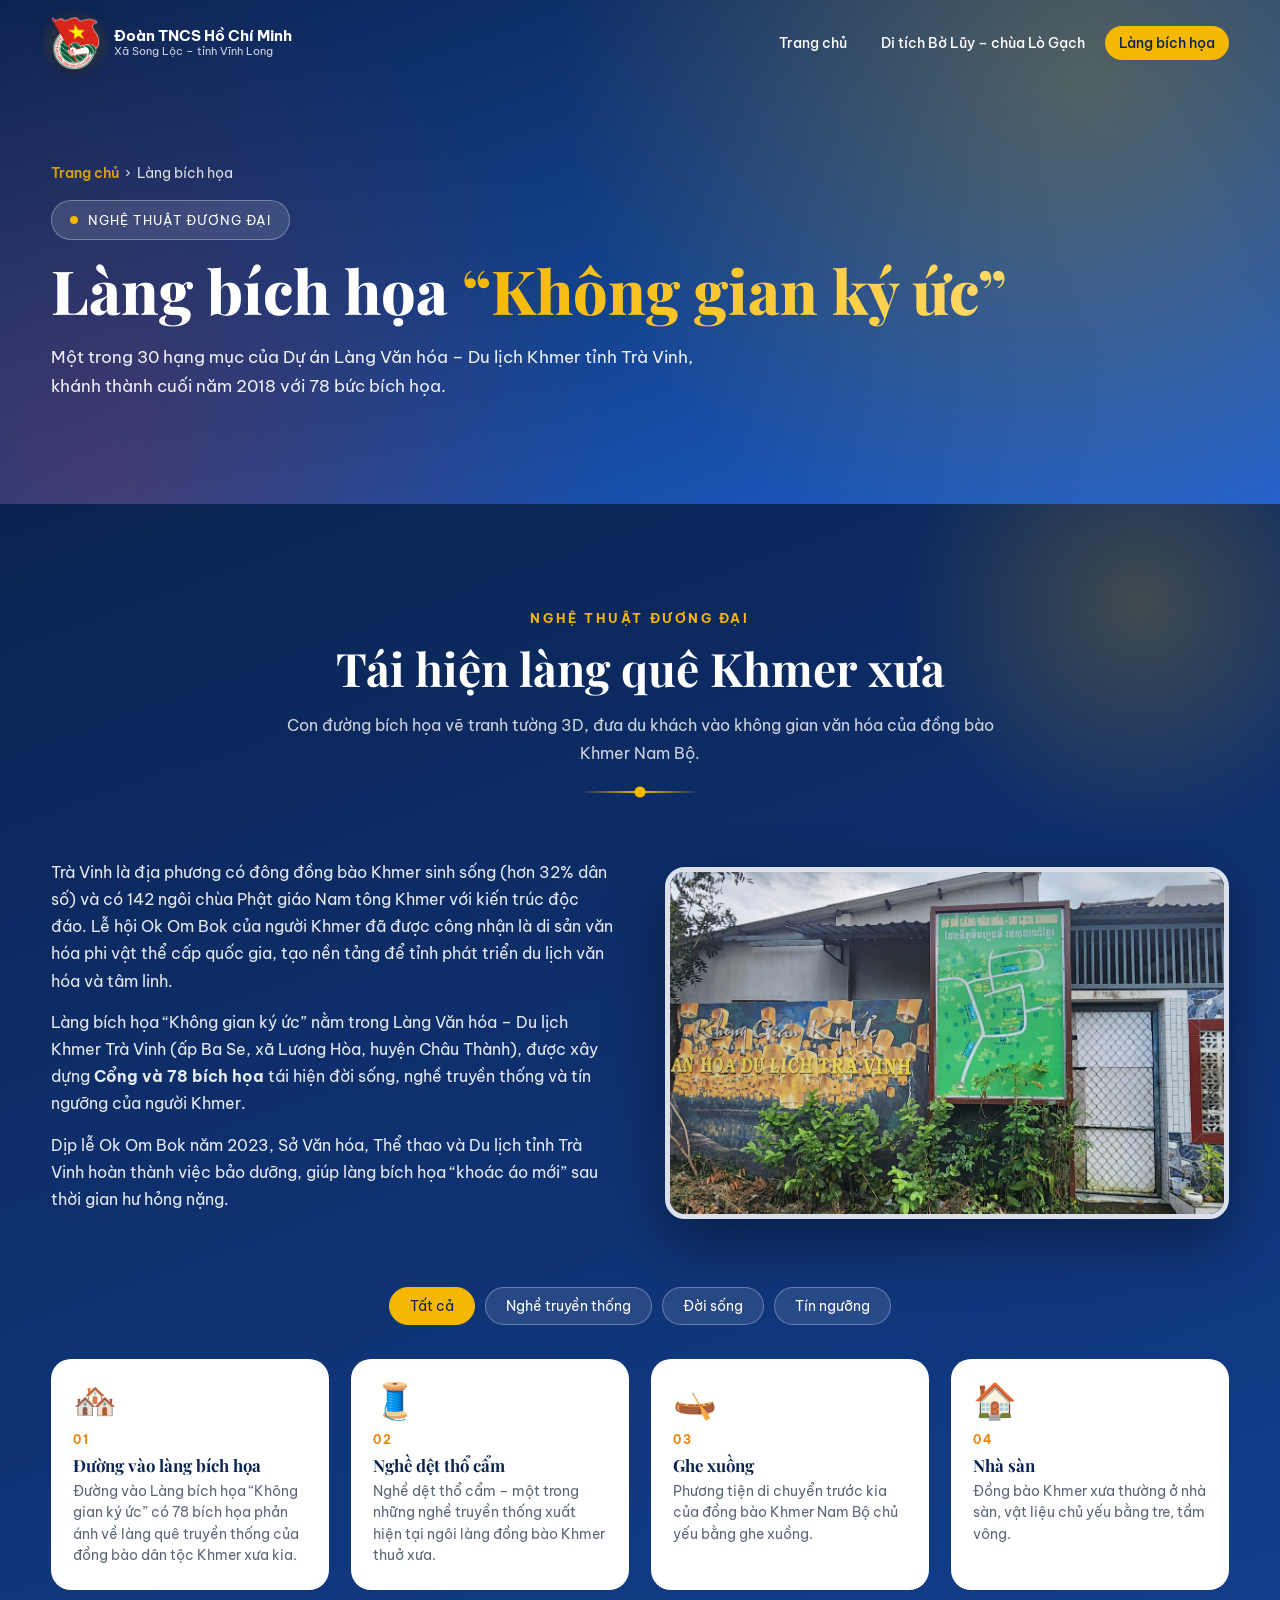
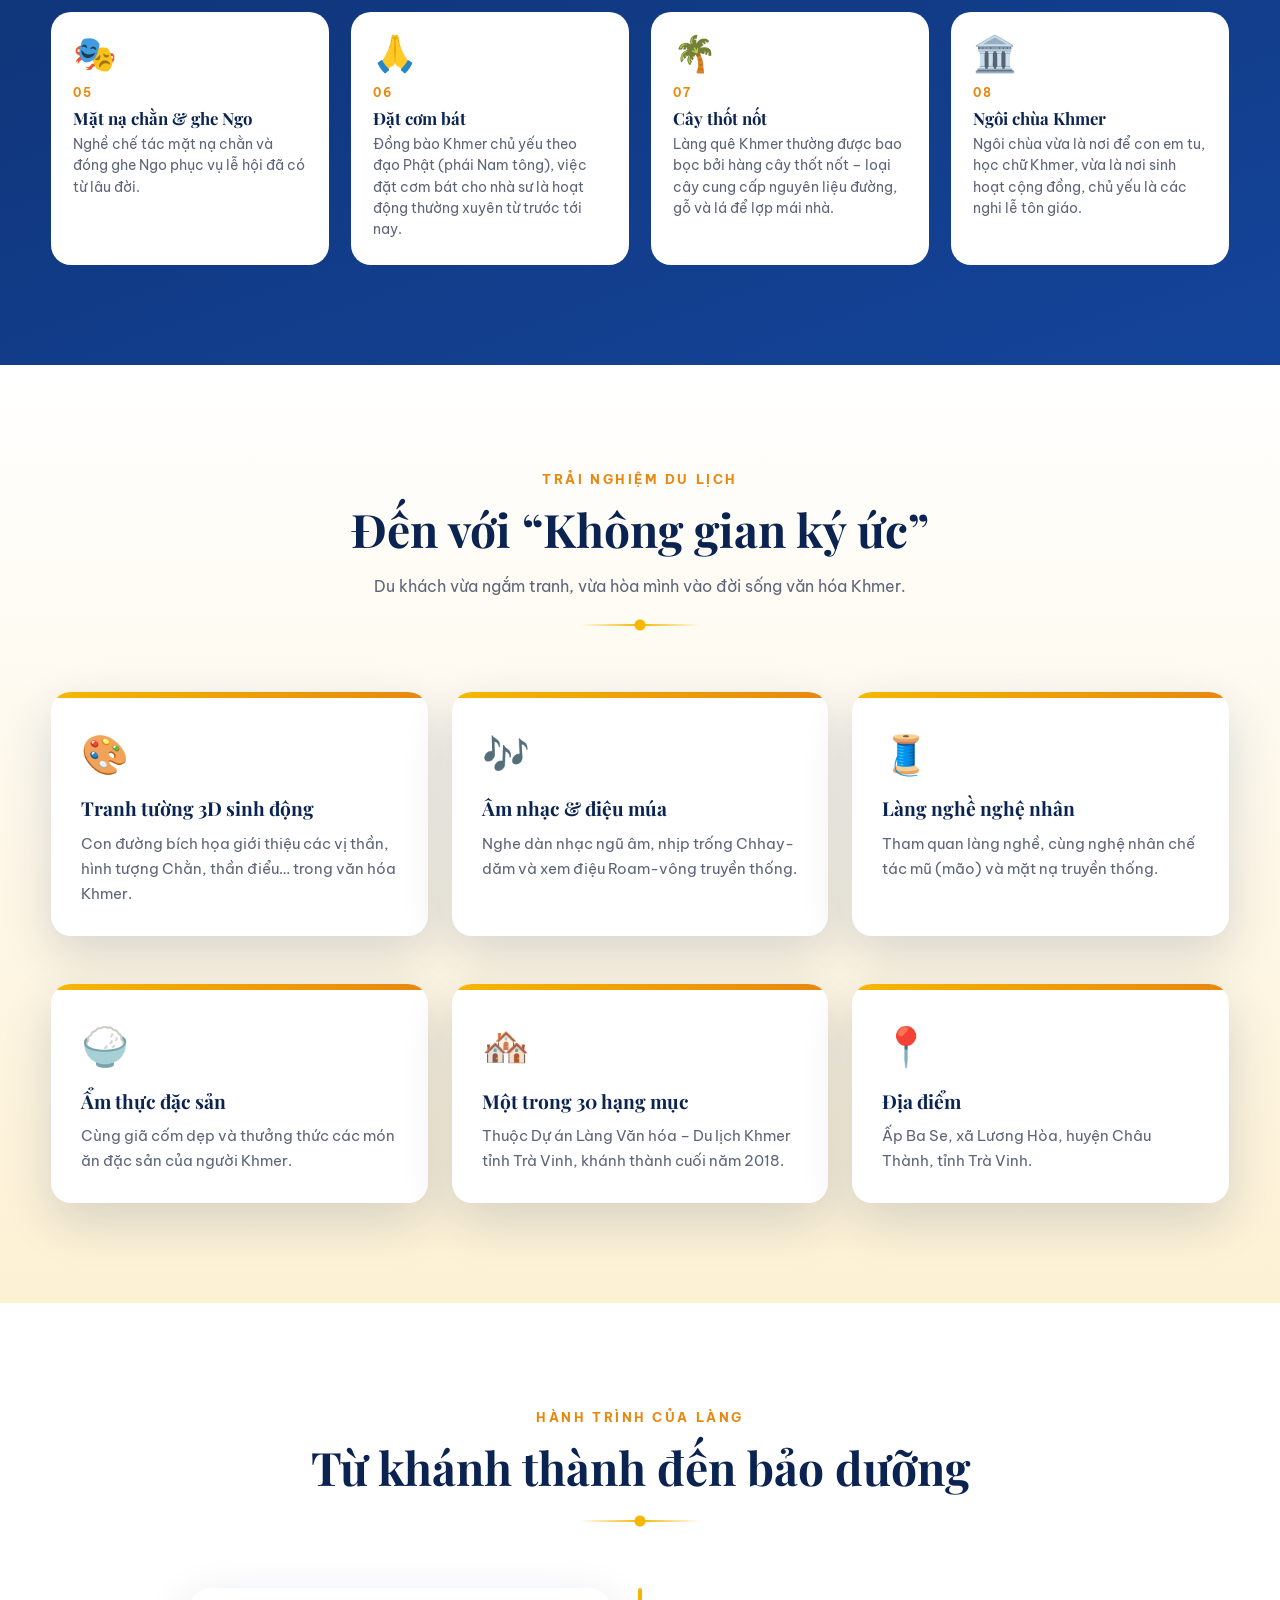
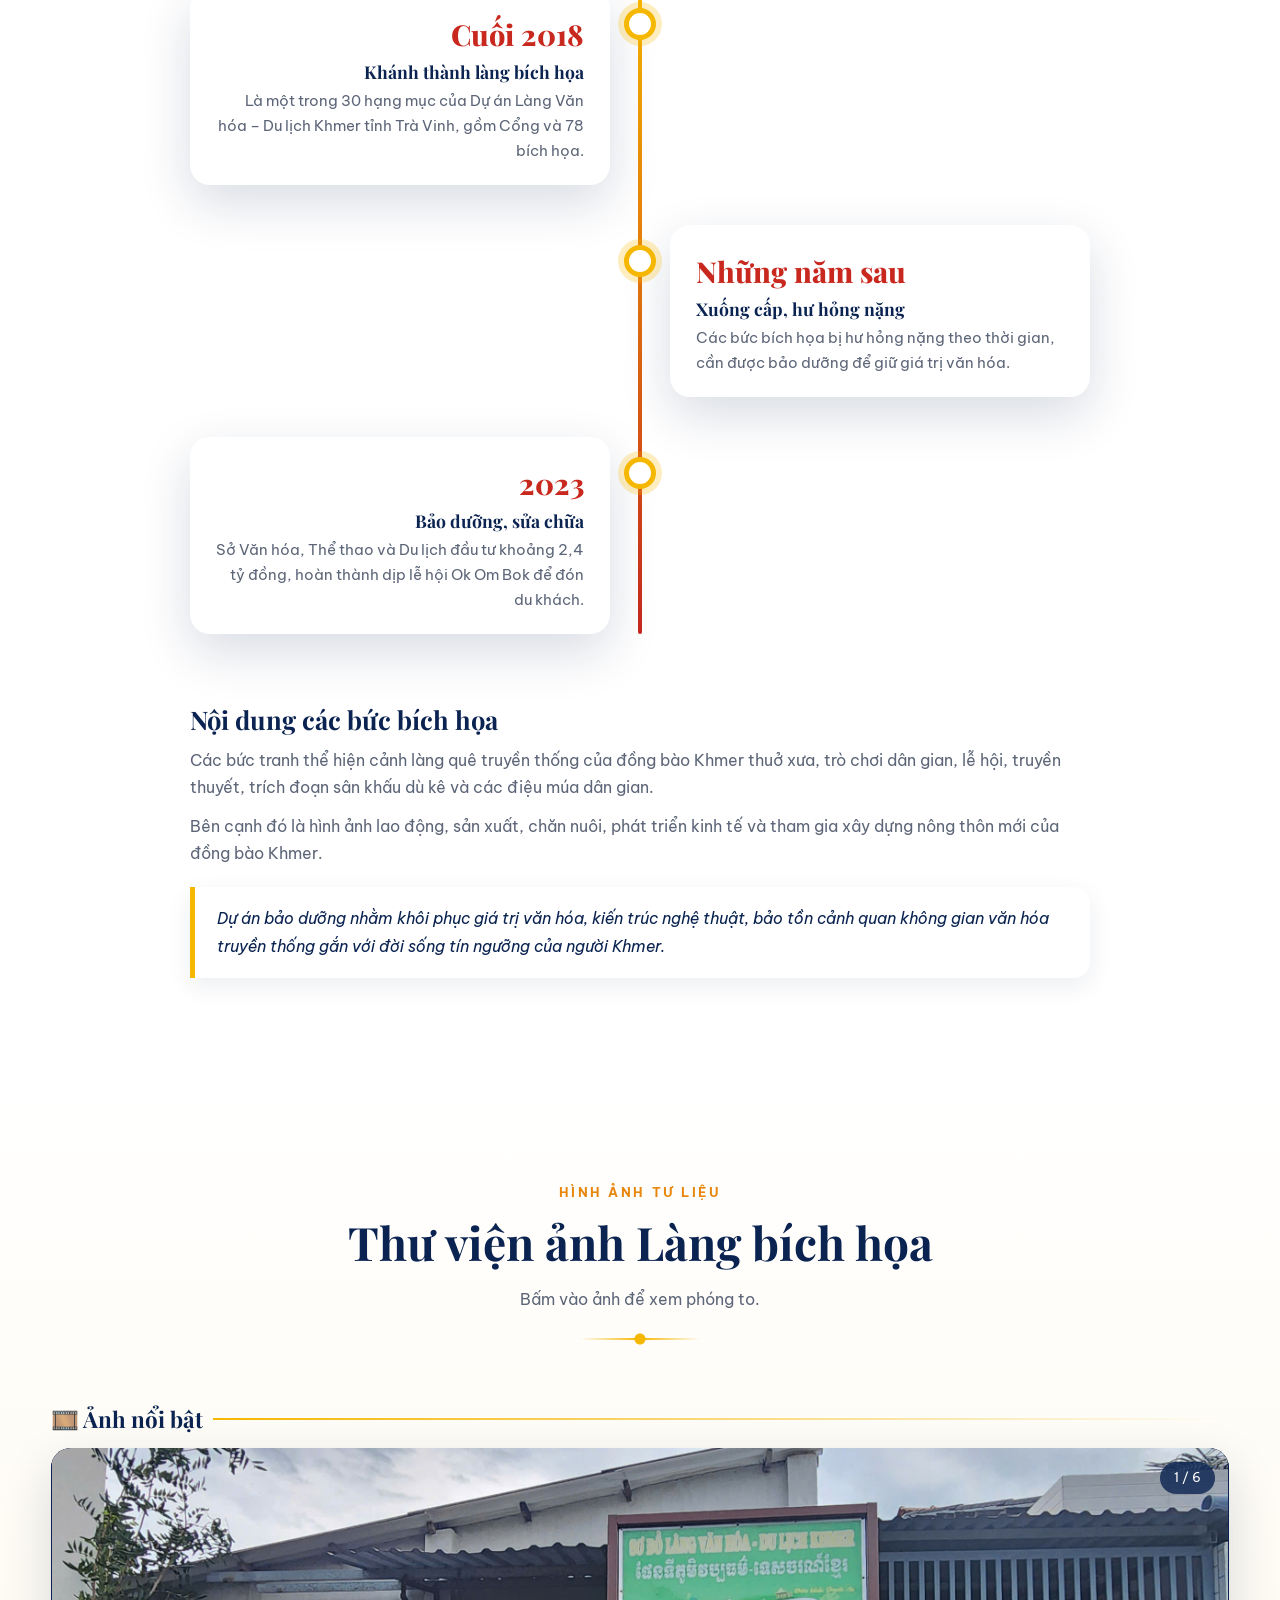
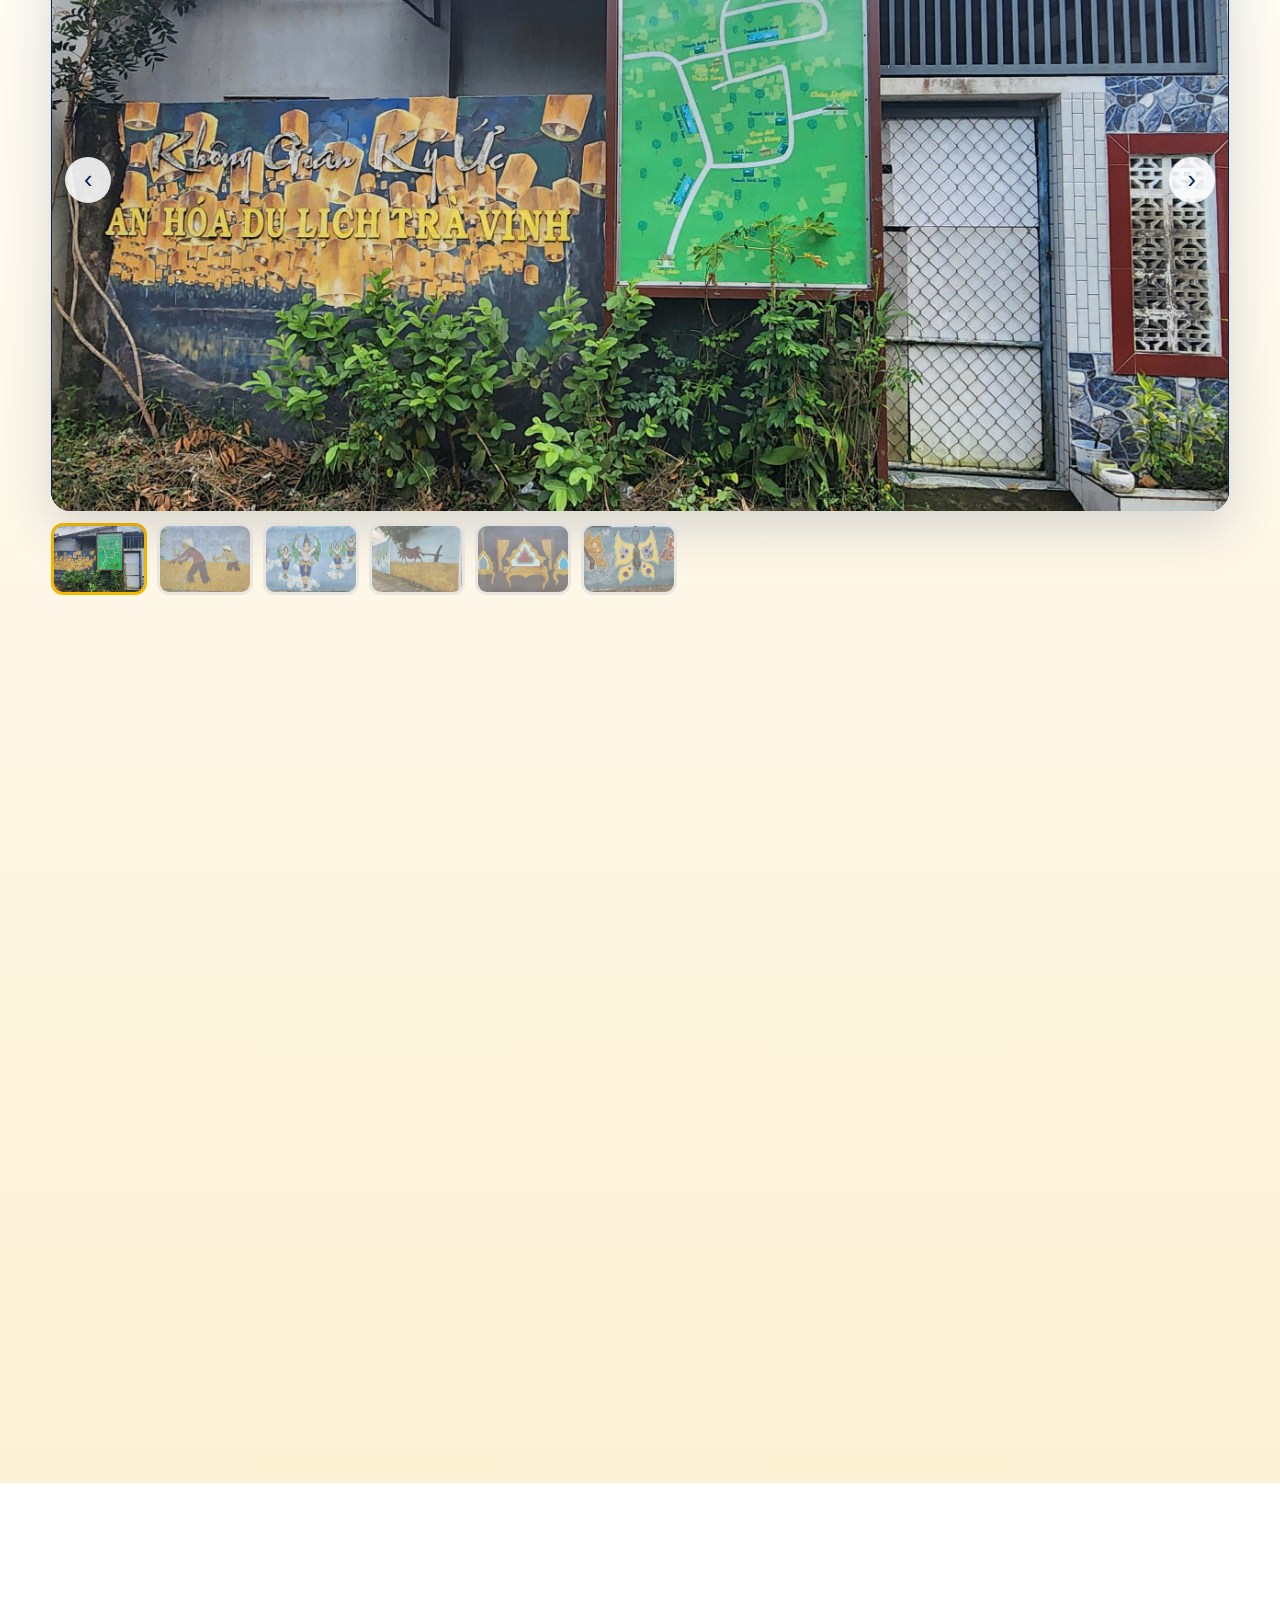
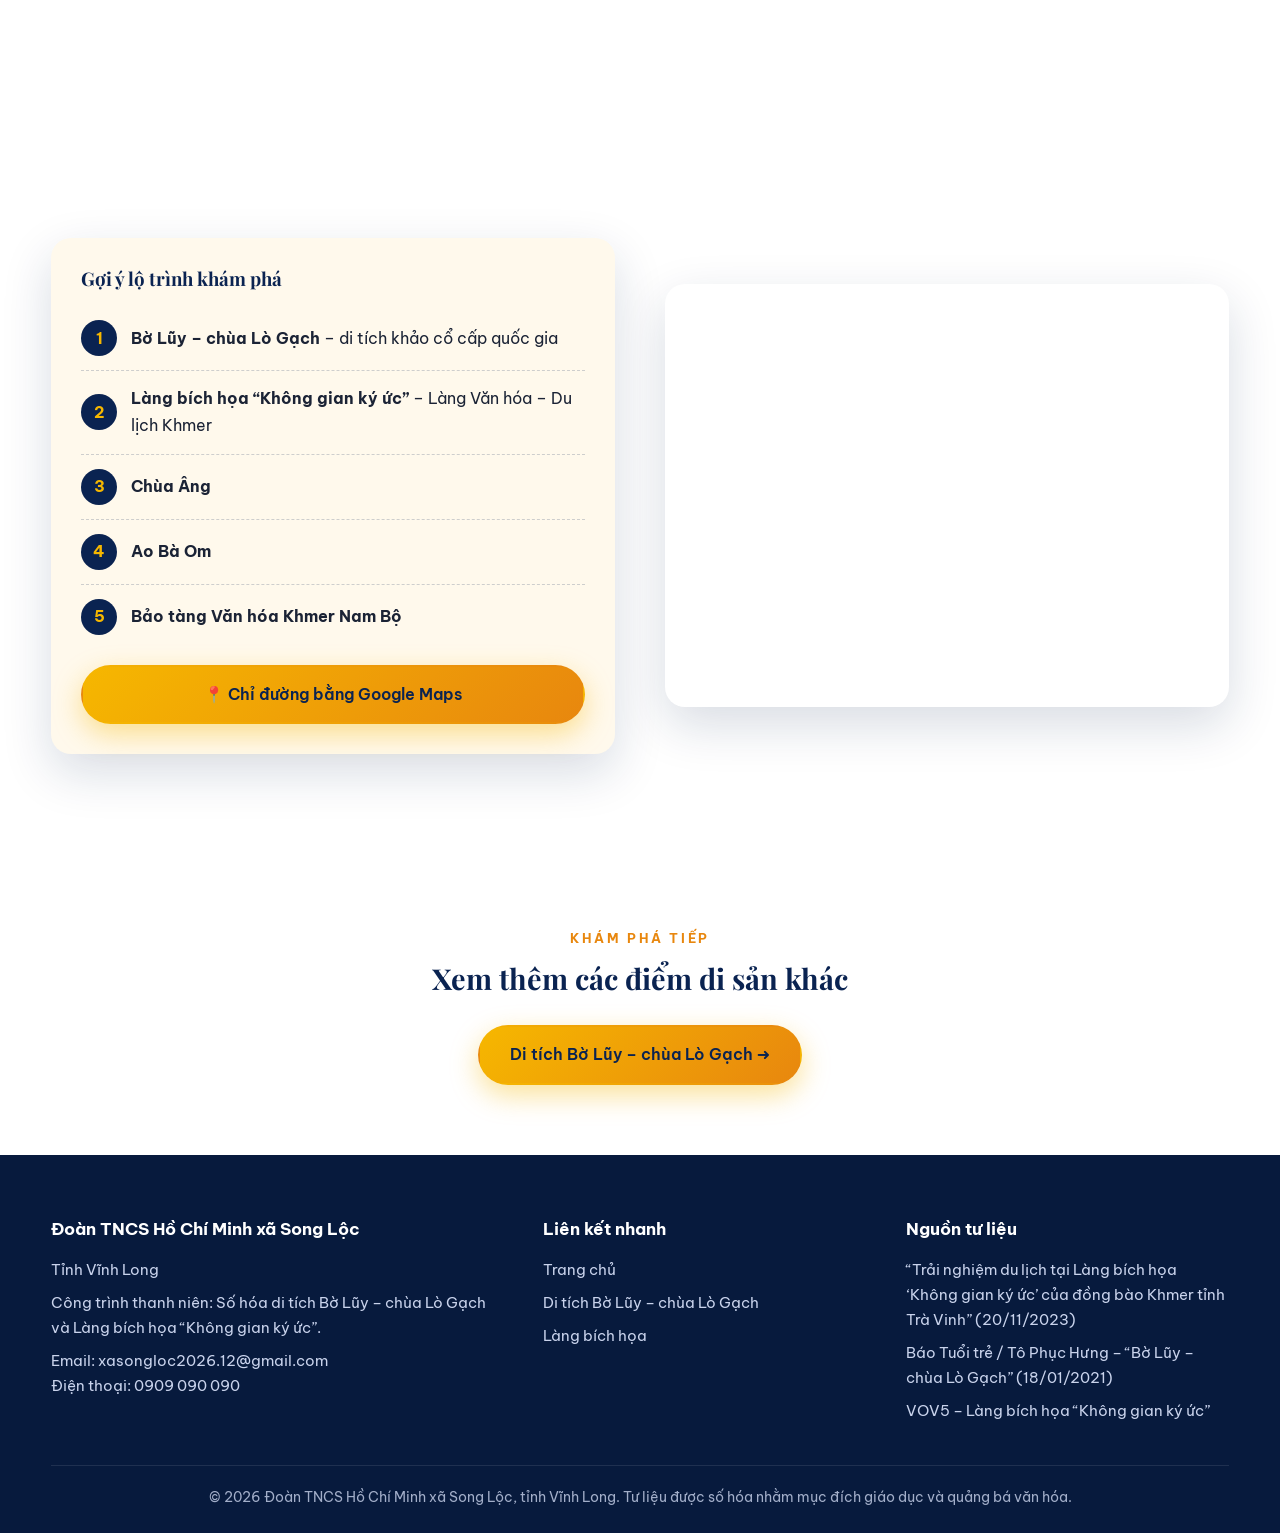
<file: lang-bich-hoa.html>
<!DOCTYPE html>
<html lang="vi">
<head>
<meta charset="UTF-8">
<meta name="viewport" content="width=device-width, initial-scale=1, viewport-fit=cover">
<meta name="theme-color" content="#0a2351">
<meta name="mobile-web-app-capable" content="yes">
<title>Làng bích họa – Số hóa di tích Song Lộc</title>
<meta name="description" content="Làng bích họa “Không gian ký ức” trong Làng Văn hóa – Du lịch Khmer Trà Vinh với 78 bích họa tái hiện đời sống, nghề truyền thống và tín ngưỡng của người Khmer.">
<link rel="preconnect" href="https://fonts.googleapis.com">
<link rel="preconnect" href="https://fonts.gstatic.com" crossorigin>
<link href="https://fonts.googleapis.com/css2?family=Be+Vietnam+Pro:wght@300;400;500;600;700;800&family=Playfair+Display:wght@600;700;800&display=swap" rel="stylesheet">
<link rel="stylesheet" href="style.css">
<style>
/* ===== Riêng trang Làng bích họa ===== */
.gal-title{font-size:1.4rem;color:var(--navy);margin:0 0 16px;display:flex;align-items:center;gap:10px}
.gal-title::after{content:"";flex:1;height:2px;background:linear-gradient(90deg,var(--gold),transparent)}
.gal-block{margin-bottom:64px}
.gs{position:relative;border-radius:var(--radius);overflow:hidden;box-shadow:var(--shadow);background:#0a2351;touch-action:pan-y}
.gs-track{display:flex;transition:transform .7s cubic-bezier(.65,0,.35,1)}
.gs-slide{flex:0 0 100%;aspect-ratio:16/9;position:relative;margin:0;background:#0a2351}
.gs-slide img{width:100%;height:100%;object-fit:contain;cursor:zoom-in}
.gs-slide figcaption{position:absolute;left:0;right:0;bottom:0;padding:34px 22px 16px;color:#fff;font-size:.95rem;background:linear-gradient(transparent,rgba(5,15,40,.85))}
.gs-btn{position:absolute;top:50%;transform:translateY(-50%);width:46px;height:46px;border-radius:50%;border:0;background:rgba(255,255,255,.88);color:var(--navy);font-size:1.6rem;cursor:pointer;z-index:2;transition:.25s;display:grid;place-items:center;line-height:1}
.gs-btn:hover{background:var(--gold)}
.gs-btn.prev{left:14px}.gs-btn.next{right:14px}
.gs-count{position:absolute;top:14px;right:14px;background:rgba(10,35,81,.8);color:#fff;padding:5px 14px;border-radius:20px;font-size:.8rem;z-index:2}
.gs-thumbs{display:flex;gap:10px;margin-top:12px;overflow-x:auto;scrollbar-width:none}
.gs-thumbs::-webkit-scrollbar{display:none}
.gs-thumbs button{flex:0 0 96px;aspect-ratio:4/3;border:3px solid transparent;border-radius:12px;overflow:hidden;padding:0;cursor:pointer;opacity:.6;transition:.25s;background:#ddd}
.gs-thumbs button.on{border-color:var(--gold);opacity:1}
.gs-thumbs img{width:100%;height:100%;object-fit:cover}
.masonry{columns:4 220px;column-gap:14px}
.masonry figure{margin:0 0 14px;break-inside:avoid;border-radius:14px;overflow:hidden;box-shadow:0 8px 22px rgba(10,35,81,.14);cursor:zoom-in}
.masonry img{width:100%;height:auto;display:block;transition:transform .6s,filter .4s}
.masonry figure:hover img{transform:scale(1.07);filter:brightness(1.08)}
.m-intro .photo .img-slot{background:linear-gradient(135deg,#14449a,#0a2351)}
.content-col{max-width:900px;margin:0 auto}
#gLb{position:fixed;inset:0;background:rgba(5,15,40,.94);z-index:3000;display:none;align-items:center;justify-content:center;padding:20px}
#gLb.open{display:flex}
#gLb figure{margin:0;max-width:1100px;width:100%;text-align:center}
#gLb img{max-width:100%;max-height:78vh;border-radius:12px;box-shadow:0 20px 60px rgba(0,0,0,.5);margin:auto}
#gLb figcaption{color:#fff;margin-top:12px;font-size:.95rem}
#gLb button{position:absolute;background:rgba(255,255,255,.15);color:#fff;border:0;width:48px;height:48px;border-radius:50%;font-size:1.5rem;cursor:pointer;transition:.25s}
#gLb button:hover{background:var(--gold);color:var(--navy)}
#gLb .x{top:16px;right:16px}#gLb .p{left:16px;top:50%}#gLb .n{right:16px;top:50%}
@media(max-width:700px){
  .gs-slide{aspect-ratio:4/3}
  .gs-btn{width:38px;height:38px}
  .gs-thumbs button{flex-basis:72px}
  .masonry{columns:2 140px;column-gap:10px}
  .masonry figure{margin-bottom:10px}
  #gLb .p,#gLb .n{top:auto;bottom:20px}
}
</style>
<style>@media(max-width:700px){.bottom-nav{grid-template-columns:repeat(3,1fr)}}</style>
</head>
<body>
<div id="progress"></div>

<!-- Header -->
<header class="nav" id="nav">
  <div class="container nav-in">
    <a href="index.html" class="brand">
      <div class="logo"><img src="Anh/logodoan.png" alt="Logo Đoàn TNCS Hồ Chí Minh"></div>
      <span>Đoàn TNCS Hồ Chí Minh<small>Xã Song Lộc – tỉnh Vĩnh Long</small></span>
    </a>
    <nav id="menu">
      <ul>
        <li><a href="index.html">Trang chủ</a></li>
        <li><a href="chua-lo-gach.html">Di tích Bờ Lũy – chùa Lò Gạch</a></li>
        <li><a href="lang-bich-hoa.html" class="active">Làng bích họa</a></li>
      </ul>
    </nav>
    <button class="burger" id="burger" aria-label="Mở menu">☰</button>
  </div>
</header>

<!-- Hero trang con -->
<section class="page-hero">
  <div class="container">
    <div class="crumbs"><a href="index.html">Trang chủ</a> &nbsp;›&nbsp; Làng bích họa</div>
    <span class="tag"><i></i> Nghệ thuật đương đại</span>
    <h1>Làng bích họa <em>“Không gian ký ức”</em></h1>
    <p class="lead">Một trong 30 hạng mục của Dự án Làng Văn hóa – Du lịch Khmer tỉnh Trà Vinh, khánh thành cuối năm 2018 với 78 bức bích họa.</p>
  </div>
</section>

<!-- Giới thiệu -->
<section class="murals" id="bich-hoa">
  <div class="container">
    <div class="sec-head reveal">
      <span class="kicker" style="color:var(--gold)">Nghệ thuật đương đại</span>
      <h2>Tái hiện làng quê Khmer xưa</h2>
      <p>Con đường bích họa vẽ tranh tường 3D, đưa du khách vào không gian văn hóa của đồng bào Khmer Nam Bộ.</p>
      <div class="divider"></div>
    </div>

    <div class="m-intro">
      <div class="reveal left">
        <p>Trà Vinh là địa phương có đông đồng bào Khmer sinh sống (hơn 32% dân số) và có 142 ngôi chùa Phật giáo Nam tông Khmer với kiến trúc độc đáo. Lễ hội Ok Om Bok của người Khmer đã được công nhận là di sản văn hóa phi vật thể cấp quốc gia, tạo nền tảng để tỉnh phát triển du lịch văn hóa và tâm linh.</p>
        <p>Làng bích họa “Không gian ký ức” nằm trong Làng Văn hóa – Du lịch Khmer Trà Vinh (ấp Ba Se, xã Lương Hòa, huyện Châu Thành), được xây dựng <b>Cổng và 78 bích họa</b> tái hiện đời sống, nghề truyền thống và tín ngưỡng của người Khmer.</p>
        <p>Dịp lễ Ok Om Bok năm 2023, Sở Văn hóa, Thể thao và Du lịch tỉnh Trà Vinh hoàn thành việc bảo dưỡng, giúp làng bích họa “khoác áo mới” sau thời gian hư hỏng nặng.</p>
      </div>
      <div class="photo reveal right hover-zoom"><div class="img-slot"><img id="introImg" alt="Làng bích họa “Không gian ký ức”"></div></div>
    </div>

    <div class="chips reveal">
      <button class="chip on" data-f="all">Tất cả</button>
      <button class="chip" data-f="nghe">Nghề truyền thống</button>
      <button class="chip" data-f="doisong">Đời sống</button>
      <button class="chip" data-f="tinguong">Tín ngưỡng</button>
    </div>

    <p class="swipe-tip">← Vuốt ngang để xem thêm →</p>
    <div class="m-grid" id="mGrid"></div>
  </div>
</section>

<!-- Trải nghiệm -->
<section class="heritage1" id="thong-tin">
  <div class="container">
    <div class="sec-head reveal">
      <span class="kicker">Trải nghiệm du lịch</span>
      <h2>Đến với “Không gian ký ức”</h2>
      <p>Du khách vừa ngắm tranh, vừa hòa mình vào đời sống văn hóa Khmer.</p>
      <div class="divider"></div>
    </div>
    <div class="info-cards">
      <div class="icard reveal d1"><div class="big">🎨</div><h3>Tranh tường 3D sinh động</h3><p>Con đường bích họa giới thiệu các vị thần, hình tượng Chằn, thần điểu… trong văn hóa Khmer.</p></div>
      <div class="icard reveal d2"><div class="big">🎶</div><h3>Âm nhạc &amp; điệu múa</h3><p>Nghe dàn nhạc ngũ âm, nhịp trống Chhay-dăm và xem điệu Roam-vông truyền thống.</p></div>
      <div class="icard reveal d3"><div class="big">🧵</div><h3>Làng nghề nghệ nhân</h3><p>Tham quan làng nghề, cùng nghệ nhân chế tác mũ (mão) và mặt nạ truyền thống.</p></div>
      <div class="icard reveal d1" style="margin-top:24px"><div class="big">🍚</div><h3>Ẩm thực đặc sản</h3><p>Cùng giã cốm dẹp và thưởng thức các món ăn đặc sản của người Khmer.</p></div>
      <div class="icard reveal d2" style="margin-top:24px"><div class="big">🏘️</div><h3>Một trong 30 hạng mục</h3><p>Thuộc Dự án Làng Văn hóa – Du lịch Khmer tỉnh Trà Vinh, khánh thành cuối năm 2018.</p></div>
      <div class="icard reveal d3" style="margin-top:24px"><div class="big">📍</div><h3>Địa điểm</h3><p>Ấp Ba Se, xã Lương Hòa, huyện Châu Thành, tỉnh Trà Vinh.</p></div>
    </div>
  </div>
</section>

<!-- Nội dung bích họa & mốc thời gian -->
<section class="heritage1" id="y-nghia" style="background:#fff">
  <div class="container">
    <div class="sec-head reveal">
      <span class="kicker">Hành trình của làng</span>
      <h2>Từ khánh thành đến bảo dưỡng</h2>
      <div class="divider"></div>
    </div>
    <div class="timeline">
      <div class="tl-item reveal"><div class="tl-card"><div class="year">Cuối 2018</div><h3>Khánh thành làng bích họa</h3><p>Là một trong 30 hạng mục của Dự án Làng Văn hóa – Du lịch Khmer tỉnh Trà Vinh, gồm Cổng và 78 bích họa.</p></div></div>
      <div class="tl-item reveal"><div class="tl-card"><div class="year">Những năm sau</div><h3>Xuống cấp, hư hỏng nặng</h3><p>Các bức bích họa bị hư hỏng nặng theo thời gian, cần được bảo dưỡng để giữ giá trị văn hóa.</p></div></div>
      <div class="tl-item reveal"><div class="tl-card"><div class="year">2023</div><h3>Bảo dưỡng, sửa chữa</h3><p>Sở Văn hóa, Thể thao và Du lịch đầu tư khoảng 2,4 tỷ đồng, hoàn thành dịp lễ hội Ok Om Bok để đón du khách.</p></div></div>
    </div>

    <div class="content-col reveal">
      <h3 style="font-size:1.6rem;color:var(--navy);margin-bottom:12px">Nội dung các bức bích họa</h3>
      <p style="color:var(--muted);margin-bottom:12px">Các bức tranh thể hiện cảnh làng quê truyền thống của đồng bào Khmer thuở xưa, trò chơi dân gian, lễ hội, truyền thuyết, trích đoạn sân khấu dù kê và các điệu múa dân gian.</p>
      <p style="color:var(--muted);margin-bottom:12px">Bên cạnh đó là hình ảnh lao động, sản xuất, chăn nuôi, phát triển kinh tế và tham gia xây dựng nông thôn mới của đồng bào Khmer.</p>
      <div class="quote">Dự án bảo dưỡng nhằm khôi phục giá trị văn hóa, kiến trúc nghệ thuật, bảo tồn cảnh quan không gian văn hóa truyền thống gắn với đời sống tín ngưỡng của người Khmer.</div>
    </div>
  </div>
</section>

<!-- Thư viện ảnh -->
<section class="heritage1" id="thu-vien-anh">
  <div class="container">
    <div class="sec-head reveal">
      <span class="kicker">Hình ảnh tư liệu</span>
      <h2>Thư viện ảnh Làng bích họa</h2>
      <p>Bấm vào ảnh để xem phóng to.</p>
      <div class="divider"></div>
    </div>

    <div class="gal-block reveal">
      <h3 class="gal-title">🎞️ Ảnh nổi bật</h3>
      <div class="gs" id="gs">
        <div class="gs-track" id="gsTrack"></div>
        <button class="gs-btn prev" aria-label="Ảnh trước">‹</button>
        <button class="gs-btn next" aria-label="Ảnh sau">›</button>
        <div class="gs-count" id="gsCount"></div>
      </div>
      <div class="gs-thumbs" id="gsThumbs"></div>
    </div>

    <div class="gal-block reveal" style="margin-bottom:0">
      <h3 class="gal-title">🖼️ Tất cả hình ảnh</h3>
      <div class="masonry" id="gMasonry"></div>
    </div>
  </div>
</section>

<!-- Bản đồ -->
<section class="nearby" id="vi-tri">
  <div class="container">
    <div class="sec-head reveal">
      <span class="kicker">Hành trình tham quan</span>
      <h2>Vị trí &amp; lộ trình khám phá</h2>
      <p>Làng nằm trong Làng Văn hóa – Du lịch Khmer Trà Vinh, thuận tiện kết hợp tham quan các điểm di sản lân cận.</p>
      <div class="divider"></div>
    </div>
    <div class="near-grid">
      <div class="route reveal left">
        <h3>Gợi ý lộ trình khám phá</h3>
        <ul>
          <li><i>1</i><span><b>Bờ Lũy – chùa Lò Gạch</b> – di tích khảo cổ cấp quốc gia</span></li>
          <li><i>2</i><span><b>Làng bích họa “Không gian ký ức”</b> – Làng Văn hóa – Du lịch Khmer</span></li>
          <li><i>3</i><span><b>Chùa Âng</b></span></li>
          <li><i>4</i><span><b>Ao Bà Om</b></span></li>
          <li><i>5</i><span><b>Bảo tàng Văn hóa Khmer Nam Bộ</b></span></li>
        </ul>
        <a class="btn primary btn-route" target="_blank" rel="noopener" href="https://www.google.com/maps/search/?api=1&query=L%C3%A0ng+V%C4%83n+h%C3%B3a+Du+l%E1%BB%8Bch+Khmer+Tr%C3%A0+Vinh">📍 Chỉ đường bằng Google Maps</a>
      </div>
      <div class="map-box reveal right">
        <iframe loading="lazy" title="Bản đồ Làng Văn hóa – Du lịch Khmer Trà Vinh" src="https://www.google.com/maps?q=L%C3%A0ng+V%C4%83n+h%C3%B3a+Du+l%E1%BB%8Bch+Khmer+Tr%C3%A0+Vinh&output=embed" allowfullscreen referrerpolicy="no-referrer-when-downgrade"></iframe>
      </div>
    </div>
  </div>
</section>

<!-- Chuyển trang -->
<section class="next-pages">
  <div class="container">
    <div class="sec-head reveal" style="margin-bottom:30px"><span class="kicker">Khám phá tiếp</span><h2 style="font-size:1.8rem">Xem thêm các điểm di sản khác</h2></div>
    <div class="btns reveal">
      <a href="chua-lo-gach.html" class="btn primary">Di tích Bờ Lũy – chùa Lò Gạch ➜</a>
    </div>
  </div>
</section>

<!-- Footer -->
<footer id="lien-he">
  <div class="container">
    <div class="f-grid">
      <div>
        <h4>Đoàn TNCS Hồ Chí Minh xã Song Lộc</h4>
        <p>Tỉnh Vĩnh Long</p>
        <p>Công trình thanh niên: Số hóa di tích Bờ Lũy – chùa Lò Gạch và Làng bích họa “Không gian ký ức”.</p>
        <p>Email: xasongloc2026.12@gmail.com &nbsp; <br>Điện thoại: 0909 090 090</p>
      </div>
      <div>
        <h4>Liên kết nhanh</h4>
        <ul>
          <li><a href="index.html">Trang chủ</a></li>
          <li><a href="chua-lo-gach.html">Di tích Bờ Lũy – chùa Lò Gạch</a></li>
          <li><a href="lang-bich-hoa.html">Làng bích họa</a></li>
        </ul>
      </div>
      <div>
        <h4>Nguồn tư liệu</h4>
        <ul>
          <li>“Trải nghiệm du lịch tại Làng bích họa ‘Không gian ký ức’ của đồng bào Khmer tỉnh Trà Vinh” (20/11/2023)</li>
          <li>Báo Tuổi trẻ / Tô Phục Hưng – “Bờ Lũy – chùa Lò Gạch” (18/01/2021)</li>
          <li>VOV5 – Làng bích họa “Không gian ký ức”</li>
        </ul>
      </div>
    </div>
    <div class="copy">© 2026 Đoàn TNCS Hồ Chí Minh xã Song Lộc, tỉnh Vĩnh Long. Tư liệu được số hóa nhằm mục đích giáo dục và quảng bá văn hóa.</div>
  </div>
</footer>

<!-- Lightbox thư viện ảnh -->
<div id="gLb" aria-hidden="true">
  <button class="x" aria-label="Đóng">✕</button>
  <button class="p" aria-label="Ảnh trước">‹</button>
  <button class="n" aria-label="Ảnh sau">›</button>
  <figure><img alt=""><figcaption></figcaption></figure>
</div>

<div class="overlay" id="overlay"></div>
<nav class="bottom-nav" aria-label="Điều hướng nhanh">
  <a href="index.html"><span>🏠</span>Trang chủ</a>
  <a href="chua-lo-gach.html"><span>🏛️</span>Di tích</a>
  <a href="lang-bich-hoa.html" class="on"><span>🎨</span>Bích họa</a>
</nav>
<button id="topBtn" aria-label="Lên đầu trang">↑</button>

<script>
(function(){
  /* ====== DỮ LIỆU – chỉ dùng ảnh có trong Anh/LangBichHoa (1-1.jpg, 1.jpg … 13.jpg) ====== */
  var BASE='Anh/LangBichHoa/';
  var INTRO='1-1.jpg';
  var CARDS=[
    {c:'doisong',i:'🏘️',t:'Đường vào làng bích họa',d:'Đường vào Làng bích họa “Không gian ký ức” có 78 bích họa phản ánh về làng quê truyền thống của đồng bào dân tộc Khmer xưa kia.'},
    {c:'nghe',i:'🧵',t:'Nghề dệt thổ cẩm',d:'Nghề dệt thổ cẩm – một trong những nghề truyền thống xuất hiện tại ngôi làng đồng bào Khmer thuở xưa.'},
    {c:'doisong',i:'🛶',t:'Ghe xuồng',d:'Phương tiện di chuyển trước kia của đồng bào Khmer Nam Bộ chủ yếu bằng ghe xuồng.'},
    {c:'doisong',i:'🏠',t:'Nhà sàn',d:'Đồng bào Khmer xưa thường ở nhà sàn, vật liệu chủ yếu bằng tre, tầm vông.'},
    {c:'nghe',i:'🎭',t:'Mặt nạ chằn &amp; ghe Ngo',d:'Nghề chế tác mặt nạ chằn và đóng ghe Ngo phục vụ lễ hội đã có từ lâu đời.'},
    {c:'tinguong',i:'🙏',t:'Đặt cơm bát',d:'Đồng bào Khmer chủ yếu theo đạo Phật (phái Nam tông), việc đặt cơm bát cho nhà sư là hoạt động thường xuyên từ trước tới nay.'},
    {c:'doisong',i:'🌴',t:'Cây thốt nốt',d:'Làng quê Khmer thường được bao bọc bởi hàng cây thốt nốt – loại cây cung cấp nguyên liệu đường, gỗ và lá để lợp mái nhà.'},
    {c:'tinguong',i:'🏛️',t:'Ngôi chùa Khmer',d:'Ngôi chùa vừa là nơi để con em tu, học chữ Khmer, vừa là nơi sinh hoạt cộng đồng, chủ yếu là các nghi lễ tôn giáo.'}
  ];
  var SLIDER=['1-1.jpg','9.jpg','10.jpg','11.jpg','12.jpg','13.jpg'];
  var ALL=['1-1.jpg','1.jpg','2.jpg','3.jpg','4.jpg','5.jpg','6.jpg','7.jpg','8.jpg','9.jpg','10.jpg','11.jpg','12.jpg','13.jpg'];
  /* ==================================================== */

  var $=function(id){return document.getElementById(id)};
  var U=function(f){return encodeURI(BASE+f)};
  var cap=function(f){return 'Hình ảnh Làng bích họa “Không gian ký ức”'};
  var bad='onerror="var f=this.closest(\'figure\');(f||this).remove();window.__galFix&&window.__galFix()"';

  $('introImg').src=U(INTRO);
  $('introImg').onerror=function(){this.style.display='none'};

  $('mGrid').innerHTML=CARDS.map(function(m,k){
    var n=('0'+(k+1)).slice(-2),dl=['','d1','d2','d3'][k%4];
    return '<div class="mcard reveal zoom '+dl+'" data-c="'+m.c+'"><div class="body" style="padding:24px 22px"><div style="font-size:2.2rem;line-height:1">'+m.i+'</div><div class="num" style="margin-top:12px">'+n+'</div><h3>'+m.t+'</h3><p>'+m.d+'</p></div></div>';
  }).join('');

  $('gsTrack').innerHTML=SLIDER.map(function(f){
    return '<figure class="gs-slide"><img data-lb src="'+U(f)+'" alt="'+cap(f)+'" '+bad+'></figure>';
  }).join('');
  $('gsThumbs').innerHTML=SLIDER.map(function(f,k){
    return '<button aria-label="Ảnh '+(k+1)+'"><img src="'+U(f)+'" alt="" loading="lazy"></button>';
  }).join('');
  $('gMasonry').innerHTML=ALL.map(function(f){
    return '<figure><img data-lb src="'+U(f)+'" alt="'+cap(f)+'" loading="lazy" '+bad+'></figure>';
  }).join('');

  /* Trình chiếu */
  var gs=$('gs'),track=$('gsTrack'),cnt=$('gsCount'),thumbs=[].slice.call(document.querySelectorAll('#gsThumbs button')),i=0,timer;
  function go(k){
    var total=track.children.length;if(!total)return;
    i=(k+total)%total;
    track.style.transform='translateX('+(-i*100)+'%)';
    cnt.textContent=(i+1)+' / '+total;
    thumbs.forEach(function(t,j){t.classList.toggle('on',j===i)});
  }
  function auto(){clearInterval(timer);timer=setInterval(function(){go(i+1)},4500)}
  gs.querySelector('.prev').onclick=function(){go(i-1);auto()};
  gs.querySelector('.next').onclick=function(){go(i+1);auto()};
  thumbs.forEach(function(t,j){t.onclick=function(){go(j);auto()}});
  var sx=null;
  gs.addEventListener('touchstart',function(e){sx=e.touches[0].clientX},{passive:true});
  gs.addEventListener('touchend',function(e){
    if(sx===null)return;
    var d=e.changedTouches[0].clientX-sx;
    if(Math.abs(d)>40){go(d<0?i+1:i-1);auto()}
    sx=null;
  });
  gs.addEventListener('mouseenter',function(){clearInterval(timer)});
  gs.addEventListener('mouseleave',auto);
  window.__galFix=function(){go(i)};
  go(0);auto();

  /* Xem ảnh phóng to */
  var lb=$('gLb'),big=lb.querySelector('img'),cp=lb.querySelector('figcaption'),cur=0;
  function list(){return [].slice.call(document.querySelectorAll('img[data-lb]'))}
  function show(k){
    var L=list();if(!L.length)return;
    cur=(k+L.length)%L.length;
    big.src=L[cur].src;
    cp.textContent=(cur+1)+' / '+L.length;
  }
  function open(k){show(k);lb.classList.add('open');document.body.style.overflow='hidden'}
  function close(){lb.classList.remove('open');document.body.style.overflow=''}
  document.addEventListener('click',function(e){
    var t=e.target;
    if(t.tagName==='IMG'&&t.hasAttribute('data-lb')&&!lb.contains(t))open(list().indexOf(t));
  });
  lb.querySelector('.x').onclick=close;
  lb.querySelector('.p').onclick=function(){show(cur-1)};
  lb.querySelector('.n').onclick=function(){show(cur+1)};
  lb.addEventListener('click',function(e){if(e.target===lb)close()});
  document.addEventListener('keydown',function(e){
    if(!lb.classList.contains('open'))return;
    if(e.key==='Escape')close();
    if(e.key==='ArrowLeft')show(cur-1);
    if(e.key==='ArrowRight')show(cur+1);
  });
})();
</script>
<script src="main.js"></script>
</body>
</html>
</file>
<file: style.css>
:root{
  --navy:#0a2351; --navy2:#0f3270; --blue:#1d5fd1; --gold:#f6b700; --saffron:#e8870e;
  --red:#c8281e; --cream:#fff9ec; --ink:#1b2335; --muted:#5d6678; --white:#fff;
  --radius:20px; --shadow:0 18px 50px rgba(10,35,81,.16);
}
*{margin:0;padding:0;box-sizing:border-box}
html{scroll-behavior:smooth;scroll-padding-top:80px;-webkit-text-size-adjust:100%}
body{font-family:'Be Vietnam Pro',system-ui,sans-serif;color:var(--ink);background:var(--cream);line-height:1.7;overflow-x:hidden;-webkit-tap-highlight-color:transparent}
img{max-width:100%;display:block}
a{color:inherit;text-decoration:none}
h1,h2,h3{font-family:'Playfair Display',serif;line-height:1.2}
.container{width:min(1180px,92%);margin:auto}
section{padding:100px 0;position:relative}

/* ---------- Preloader ---------- */
#preloader{position:fixed;inset:0;background:linear-gradient(135deg,var(--navy),var(--navy2));z-index:9999;display:flex;flex-direction:column;align-items:center;justify-content:center;gap:22px;color:#fff;transition:opacity .7s,visibility .7s}
#preloader.hide{opacity:0;visibility:hidden}
@keyframes spin{to{transform:rotate(360deg)}}
.loader-logo{position:relative;width:140px;height:140px;display:grid;place-items:center}
.loader-logo::before{content:"";position:absolute;inset:-34px;background:radial-gradient(circle,rgba(246,183,0,.38),transparent 68%);animation:glow 1.8s ease-in-out infinite alternate;pointer-events:none}
.loader-logo .disc{position:relative;width:100%;height:100%;display:grid;place-items:center;animation:logoIn .8s ease both,bob 2.6s ease-in-out .8s infinite}
.loader-logo img{width:100%;height:100%;object-fit:contain;filter:drop-shadow(0 10px 22px rgba(0,0,0,.45))}
@keyframes glow{from{opacity:.45;transform:scale(.92)}to{opacity:1;transform:scale(1.08)}}
@keyframes logoIn{from{opacity:0;transform:scale(.6)}to{opacity:1;transform:scale(1)}}
@keyframes bob{50%{transform:translateY(-6px)}}
.loader-text{letter-spacing:.3em;font-size:.85rem;text-transform:uppercase;opacity:.9}
.loader-bar{width:220px;height:4px;background:rgba(255,255,255,.2);border-radius:4px;overflow:hidden}
.loader-bar i{display:block;height:100%;width:0;background:linear-gradient(90deg,var(--gold),var(--saffron));animation:load 1.6s ease forwards}
@keyframes load{to{width:100%}}

/* ---------- Progress & nav ---------- */
#progress{position:fixed;top:0;left:0;height:4px;width:0;background:linear-gradient(90deg,var(--gold),var(--red));z-index:1100}
header.nav{position:fixed;top:0;left:0;right:0;z-index:1000;transition:.35s;padding:16px 0}
header.nav.scrolled{background:rgba(10,35,81,.94);backdrop-filter:blur(10px);padding:10px 0;box-shadow:0 6px 24px rgba(0,0,0,.2)}
.nav-in{display:flex;align-items:center;justify-content:space-between;gap:20px}
.brand{display:flex;align-items:center;gap:14px;color:#fff;font-weight:700}
.brand .logo{position:relative;flex:none;height:54px;display:flex;align-items:center;transition:.35s}
.brand .logo::before{content:"";position:absolute;inset:-8px -12px;background:radial-gradient(ellipse,rgba(246,183,0,.32),transparent 70%);animation:glow 2.4s ease-in-out infinite alternate;pointer-events:none}
.brand .logo img{position:relative;height:100%;width:auto;object-fit:contain;filter:drop-shadow(0 3px 8px rgba(0,0,0,.4))}
.brand:hover .logo{transform:scale(1.08)}
.brand small{display:block;font-weight:400;font-size:.7rem;opacity:.8;line-height:1.2}
.brand span{font-size:.92rem;line-height:1.2}
#menu ul{display:flex;gap:6px;list-style:none}
#menu a{color:#fff;font-size:.9rem;font-weight:500;padding:8px 14px;border-radius:30px;transition:.25s;white-space:nowrap}
#menu a:hover,#menu a.active{background:var(--gold);color:var(--navy)}
.burger{display:none;background:none;border:0;color:#fff;font-size:1.8rem;cursor:pointer}

/* ---------- Hero (trang chủ) ---------- */
.hero{min-height:100vh;display:flex;align-items:center;color:#fff;overflow:hidden;padding:130px 0 90px;background:linear-gradient(160deg,var(--navy) 0%,#13438f 55%,#1d5fd1 100%)}
.hero-bg{position:absolute;inset:-10%;background-size:cover;background-position:center;opacity:.28;will-change:transform}
.hero::before{content:"";position:absolute;inset:0;background:radial-gradient(circle at 80% 20%,rgba(246,183,0,.25),transparent 45%),radial-gradient(circle at 10% 90%,rgba(200,40,30,.25),transparent 40%);z-index:1}
#particles{position:absolute;inset:0;z-index:1;pointer-events:none;width:100%;height:100%}
.hero .container{position:relative;z-index:2;display:grid;grid-template-columns:1.15fr .85fr;gap:50px;align-items:center}
.tag{display:inline-flex;align-items:center;gap:10px;background:rgba(255,255,255,.12);border:1px solid rgba(255,255,255,.3);padding:8px 18px;border-radius:40px;font-size:.82rem;letter-spacing:.08em;text-transform:uppercase;backdrop-filter:blur(6px)}
.tag i{width:8px;height:8px;border-radius:50%;background:var(--gold);animation:pulse 1.6s infinite}
@keyframes pulse{0%{box-shadow:0 0 0 0 rgba(246,183,0,.8)}100%{box-shadow:0 0 0 14px rgba(246,183,0,0)}}
.hero h1{font-size:clamp(2.2rem,5.2vw,4.2rem);margin:22px 0;font-weight:800}
.hero h1 em,.page-hero h1 em{font-style:normal;background:linear-gradient(90deg,var(--gold),#ffd966);-webkit-background-clip:text;background-clip:text;color:transparent}
.hero p.lead{font-size:1.1rem;opacity:.92;max-width:600px}
.typed{color:var(--gold);font-weight:600;border-right:3px solid var(--gold);padding-right:4px;animation:blink .8s infinite}
@keyframes blink{50%{border-color:transparent}}
.btns{display:flex;gap:16px;margin-top:34px;flex-wrap:wrap}
.btn{display:inline-flex;align-items:center;gap:10px;padding:14px 30px;border-radius:50px;font-weight:600;border:2px solid transparent;transition:.3s;cursor:pointer;font-family:inherit;font-size:1rem}
.btn.primary{background:linear-gradient(135deg,var(--gold),var(--saffron));color:var(--navy);box-shadow:0 10px 28px rgba(246,183,0,.4)}
.btn.primary:hover{transform:translateY(-4px);box-shadow:0 16px 36px rgba(246,183,0,.55)}
.btn.ghost{border-color:rgba(255,255,255,.6);color:#fff}
.btn.ghost:hover{background:#fff;color:var(--navy);transform:translateY(-4px)}
.btn.dark{border-color:var(--navy);color:var(--navy)}
.btn.dark:hover{background:var(--navy);color:#fff;transform:translateY(-4px)}
.hero-card{position:relative;animation:float 6s ease-in-out infinite}
@keyframes float{50%{transform:translateY(-18px)}}
.hero-card .frame{aspect-ratio:4/5;border-radius:30px;overflow:hidden;border:6px solid rgba(255,255,255,.85);box-shadow:0 30px 70px rgba(0,0,0,.4);transform:rotate(3deg)}
.hero-card .badge{position:absolute;left:-26px;bottom:34px;background:#fff;color:var(--navy);padding:14px 20px;border-radius:16px;box-shadow:var(--shadow);font-weight:700;display:flex;gap:12px;align-items:center}
.hero-card .badge b{font-size:1.8rem;color:var(--red);font-family:'Playfair Display',serif}
.hero-card .badge span{font-size:.78rem;line-height:1.3;font-weight:500}
.scroll-hint{position:absolute;bottom:26px;left:50%;transform:translateX(-50%);z-index:2;color:#fff;font-size:.75rem;letter-spacing:.2em;text-transform:uppercase;opacity:.85;text-align:center}
.mouse{width:24px;height:38px;border:2px solid #fff;border-radius:14px;margin:8px auto 0;position:relative}
.mouse::after{content:"";position:absolute;top:7px;left:50%;width:4px;height:8px;margin-left:-2px;background:var(--gold);border-radius:3px;animation:wheel 1.6s infinite}
@keyframes wheel{0%{opacity:1;transform:translateY(0)}100%{opacity:0;transform:translateY(14px)}}

/* ---------- Hero (trang con) ---------- */
.page-hero{min-height:56vh;display:flex;align-items:center;color:#fff;overflow:hidden;padding:140px 0 80px;background:linear-gradient(160deg,var(--navy) 0%,#13438f 55%,#1d5fd1 100%)}
.page-hero::before{content:"";position:absolute;inset:0;background:radial-gradient(circle at 85% 15%,rgba(246,183,0,.28),transparent 45%),radial-gradient(circle at 8% 95%,rgba(200,40,30,.25),transparent 40%)}
.page-hero .container{position:relative;z-index:2}
.crumbs{font-size:.85rem;opacity:.85;margin-bottom:14px}
.crumbs a{color:var(--gold);font-weight:600}
.crumbs a:hover{text-decoration:underline}
.page-hero h1{font-size:clamp(2.1rem,4.8vw,3.8rem);font-weight:800;margin:14px 0 16px}
.page-hero p.lead{font-size:1.08rem;opacity:.92;max-width:680px}

/* ---------- Image slot ---------- */
.img-slot{position:relative;width:100%;height:100%;background:linear-gradient(135deg,#dfe8fa,#f6e7bd);display:grid;place-items:center;overflow:hidden}
.img-slot img{position:absolute;inset:0;width:100%;height:100%;object-fit:cover;transition:transform .8s}
.img-slot .ph{display:flex;flex-direction:column;align-items:center;gap:8px;color:var(--navy);opacity:.55;font-size:.85rem;text-align:center;padding:10px}
.img-slot .ph svg{width:38px;height:38px;fill:none;stroke:currentColor;stroke-width:1.6}
.hover-zoom:hover .img-slot img{transform:scale(1.1)}

/* ---------- Section heads ---------- */
.sec-head{text-align:center;max-width:760px;margin:0 auto 60px}
.sec-head .kicker{color:var(--saffron);font-weight:700;letter-spacing:.2em;text-transform:uppercase;font-size:.8rem}
.sec-head h2{font-size:clamp(1.9rem,3.6vw,3rem);color:var(--navy);margin:10px 0 16px}
.sec-head p{color:var(--muted)}
.divider{width:120px;height:14px;margin:18px auto 0;background:radial-gradient(circle at 50% 50%,var(--gold) 5px,transparent 6px) center/auto no-repeat,linear-gradient(90deg,transparent,var(--gold),transparent) center/100% 2px no-repeat}

/* ---------- Stats ---------- */
.stats{margin-top:-70px;padding:0;z-index:5}
.stats-grid{display:grid;grid-template-columns:repeat(4,1fr);gap:20px}
.stat{background:#fff;border-radius:var(--radius);padding:30px 20px;text-align:center;box-shadow:var(--shadow);border-bottom:5px solid var(--gold);transition:.35s}
.stat:hover{transform:translateY(-10px);border-color:var(--red)}
.stat b{display:block;font-family:'Playfair Display',serif;font-size:2.8rem;color:var(--navy)}
.stat span{color:var(--muted);font-size:.92rem}

/* ---------- About ---------- */
.about-grid{display:grid;grid-template-columns:1fr 1fr;gap:60px;align-items:center}
.about-img{position:relative;aspect-ratio:1/1.05}
.about-img .a1{position:absolute;inset:0 18% 18% 0;border-radius:var(--radius);overflow:hidden;box-shadow:var(--shadow)}
.about-img .a2{position:absolute;inset:38% 0 0 38%;border-radius:var(--radius);overflow:hidden;border:8px solid var(--cream);box-shadow:var(--shadow)}
.about-img::before{content:"";position:absolute;top:-20px;left:-20px;width:140px;height:140px;border:4px dashed var(--gold);border-radius:50%;animation:spin 25s linear infinite}
.about-text h2{font-size:clamp(1.8rem,3vw,2.6rem);color:var(--navy);margin-bottom:18px}
.about-text p{color:var(--muted);margin-bottom:16px}
.feature-list{display:grid;gap:14px;margin-top:24px}
.feature{display:flex;gap:16px;align-items:flex-start;background:#fff;padding:16px 18px;border-radius:16px;box-shadow:0 8px 24px rgba(10,35,81,.08);transition:.3s}
.feature:hover{transform:translateX(10px)}
.feature .ic{flex:none;width:46px;height:46px;border-radius:14px;background:linear-gradient(135deg,var(--navy),var(--blue));color:#fff;display:grid;place-items:center;font-size:1.3rem}
.feature b{color:var(--navy);display:block}
.feature span{font-size:.9rem;color:var(--muted)}

/* ---------- Thẻ dẫn tới trang con (trang chủ) ---------- */
.gocards{display:grid;grid-template-columns:repeat(3,1fr);gap:26px}
.gocard{display:flex;flex-direction:column;background:#fff;border-radius:var(--radius);overflow:hidden;box-shadow:var(--shadow);transition:.35s}
.gocard:hover{transform:translateY(-10px)}
.gocard .photo{aspect-ratio:4/3}
.gocard .body{padding:22px 24px 26px;display:flex;flex-direction:column;flex:1}
.gocard .k{font-size:.75rem;font-weight:700;color:var(--saffron);letter-spacing:.15em;text-transform:uppercase}
.gocard h3{color:var(--navy);font-size:1.3rem;margin:6px 0 8px}
.gocard p{color:var(--muted);font-size:.93rem;margin-bottom:16px;flex:1}
.gocard .more{color:var(--red);font-weight:700}

/* ---------- Heritage ---------- */
.heritage1{background:linear-gradient(180deg,#fff,#fdf1d4)}
.h1-intro{display:grid;grid-template-columns:1.1fr .9fr;gap:50px;align-items:center;margin-bottom:70px}
.h1-intro .photo{aspect-ratio:4/3;border-radius:var(--radius);overflow:hidden;box-shadow:var(--shadow)}
.h1-intro p{color:var(--muted);margin-bottom:14px}
.quote{border-left:5px solid var(--gold);background:#fff;padding:18px 22px;border-radius:0 16px 16px 0;box-shadow:0 8px 24px rgba(10,35,81,.08);font-style:italic;color:var(--navy);margin-top:20px}
.quote cite{display:block;font-style:normal;font-size:.85rem;color:var(--saffron);margin-top:8px;font-weight:600}

.timeline{position:relative;max-width:900px;margin:0 auto 70px}
.timeline::before{content:"";position:absolute;left:50%;top:0;bottom:0;width:4px;background:linear-gradient(var(--gold),var(--red));transform:translateX(-50%);border-radius:4px}
.tl-item{display:grid;grid-template-columns:1fr 1fr;gap:60px;margin-bottom:40px;position:relative}
.tl-item::after{content:"";position:absolute;left:50%;top:20px;width:22px;height:22px;background:#fff;border:5px solid var(--gold);border-radius:50%;transform:translateX(-50%);box-shadow:0 0 0 6px rgba(246,183,0,.25)}
.tl-card{background:#fff;padding:22px 26px;border-radius:var(--radius);box-shadow:var(--shadow);transition:.3s}
.tl-card:hover{transform:scale(1.03)}
.tl-card .year{font-family:'Playfair Display',serif;font-size:1.8rem;color:var(--red);font-weight:800}
.tl-card h3{font-size:1.1rem;color:var(--navy);margin:2px 0 6px}
.tl-card p{font-size:.92rem;color:var(--muted)}
.tl-item:nth-child(odd) .tl-card{grid-column:1;text-align:right}
.tl-item:nth-child(even) .tl-card{grid-column:2}

.info-cards{display:grid;grid-template-columns:repeat(3,1fr);gap:24px}
.icard{background:#fff;border-radius:var(--radius);padding:30px;box-shadow:var(--shadow);position:relative;overflow:hidden;transition:.35s}
.icard::before{content:"";position:absolute;top:0;left:0;width:100%;height:6px;background:linear-gradient(90deg,var(--gold),var(--saffron))}
.icard:hover{transform:translateY(-10px)}
.icard .big{font-size:2.4rem}
.icard h3{color:var(--navy);margin:10px 0;font-size:1.2rem}
.icard p{font-size:.93rem;color:var(--muted)}

/* ---------- Artifacts ---------- */
.artifacts .grid{display:grid;grid-template-columns:repeat(4,1fr);gap:20px}
.art{border-radius:var(--radius);overflow:hidden;background:#fff;box-shadow:var(--shadow);cursor:pointer;transition:.35s}
.art:hover{transform:translateY(-8px)}
.art .photo{aspect-ratio:1/1}
.art .cap{padding:14px 16px}
.art .cap b{color:var(--navy);display:block;font-size:.98rem}
.art .cap span{font-size:.82rem;color:var(--muted)}

/* ---------- Murals ---------- */
.murals{background:linear-gradient(160deg,var(--navy),#14449a);color:#fff;overflow:hidden}
.murals .sec-head h2{color:#fff}
.murals .sec-head p{color:rgba(255,255,255,.8)}
.murals::before{content:"";position:absolute;width:520px;height:520px;border-radius:50%;background:radial-gradient(circle,rgba(246,183,0,.22),transparent 65%);top:-160px;right:-120px}
.m-intro{display:grid;grid-template-columns:1fr 1fr;gap:50px;align-items:center;margin-bottom:60px;position:relative}
.m-intro p{opacity:.9;margin-bottom:14px}
.m-intro .photo{aspect-ratio:16/10;border-radius:var(--radius);overflow:hidden;box-shadow:0 24px 60px rgba(0,0,0,.4);border:5px solid rgba(255,255,255,.85)}
.chips{display:flex;flex-wrap:wrap;gap:10px;justify-content:center;margin-bottom:34px;position:relative}
.chip{background:rgba(255,255,255,.1);border:1px solid rgba(255,255,255,.3);color:#fff;padding:9px 20px;border-radius:30px;cursor:pointer;font-family:inherit;font-size:.9rem;transition:.25s}
.chip:hover,.chip.on{background:var(--gold);color:var(--navy);border-color:var(--gold)}
.m-grid{display:grid;grid-template-columns:repeat(4,1fr);gap:22px;position:relative}
.mcard{background:#fff;color:var(--ink);border-radius:var(--radius);overflow:hidden;cursor:pointer;transition:.4s;transform-style:preserve-3d}
.mcard .photo{aspect-ratio:4/3}
.mcard .body{padding:18px}
.mcard .num{font-size:.75rem;font-weight:700;color:var(--saffron);letter-spacing:.15em}
.mcard h3{font-size:1.05rem;color:var(--navy);margin:4px 0 6px}
.mcard p{font-size:.86rem;color:var(--muted);line-height:1.55}
.mcard.hide{display:none}

/* ---------- Process ---------- */
.steps{display:grid;grid-template-columns:repeat(4,1fr);gap:24px;position:relative}
.steps::before{content:"";position:absolute;top:44px;left:12%;right:12%;height:3px;background:repeating-linear-gradient(90deg,var(--gold) 0 10px,transparent 10px 20px)}
.step{text-align:center;position:relative}
.step .circle{width:88px;height:88px;border-radius:50%;margin:0 auto 18px;background:linear-gradient(135deg,var(--navy),var(--blue));color:#fff;display:grid;place-items:center;font-size:2rem;box-shadow:0 12px 30px rgba(10,35,81,.3);border:5px solid var(--cream);transition:.4s}
.step:hover .circle{transform:rotateY(180deg) scale(1.1);background:linear-gradient(135deg,var(--gold),var(--saffron))}
.step h3{color:var(--navy);font-size:1.1rem;margin-bottom:6px}
.step p{color:var(--muted);font-size:.9rem}

/* ---------- Map / Neighbors ---------- */
.nearby{background:#fff}
.near-grid{display:grid;grid-template-columns:1fr 1fr;gap:50px;align-items:center}
.route{background:var(--cream);border-radius:var(--radius);padding:30px;box-shadow:var(--shadow)}
.route h3{color:var(--navy);margin-bottom:16px}
.route li{list-style:none;display:flex;gap:14px;padding:14px 0;border-bottom:1px dashed rgba(10,35,81,.2);align-items:center;transition:.25s}
.route li:last-child{border:0}
.route li:hover{padding-left:12px;color:var(--red)}
.route li i{font-style:normal;width:36px;height:36px;border-radius:50%;background:var(--navy);color:var(--gold);display:grid;place-items:center;font-weight:700;flex:none}
.map-box{border-radius:var(--radius);overflow:hidden;box-shadow:var(--shadow);aspect-ratio:4/3}
.map-box iframe{width:100%;height:100%;border:0}
.btn-route{margin-top:16px;width:100%;justify-content:center}

/* ---------- Nút chuyển trang ---------- */
.next-pages{background:#fff;padding:70px 0}
.next-pages .btns{justify-content:center;margin-top:0}

/* ---------- Youth ---------- */
.youth{background:linear-gradient(135deg,var(--red),#8f1710);color:#fff;text-align:center;overflow:hidden}
.youth::before{content:"★";position:absolute;font-size:30rem;color:rgba(255,255,255,.06);top:50%;left:50%;transform:translate(-50%,-50%);line-height:1;animation:spin 60s linear infinite}
.youth .container{position:relative;max-width:820px}
.youth h2{font-size:clamp(1.8rem,3.6vw,2.8rem);margin-bottom:18px}
.youth p{opacity:.95;font-size:1.1rem}
.pillars{display:flex;gap:16px;justify-content:center;flex-wrap:wrap;margin-top:34px}
.pillar{background:rgba(255,255,255,.14);border:1px solid rgba(255,255,255,.35);padding:14px 26px;border-radius:50px;font-weight:600;backdrop-filter:blur(6px);transition:.3s}
.pillar:hover{background:var(--gold);color:var(--navy);transform:translateY(-6px)}

/* ---------- Footer ---------- */
footer{background:#071a3d;color:#c9d3ec;padding:60px 0 24px}
.f-grid{display:grid;grid-template-columns:1.4fr 1fr 1fr;gap:40px;margin-bottom:34px}
footer h4{color:#fff;margin-bottom:14px;font-size:1.05rem}
footer p,footer li{font-size:.92rem;list-style:none;margin-bottom:8px}
footer li a:hover{color:var(--gold)}
.copy{border-top:1px solid rgba(255,255,255,.12);padding-top:20px;text-align:center;font-size:.85rem;opacity:.8}

/* ---------- Lightbox & back-top ---------- */
#lightbox{position:fixed;inset:0;background:rgba(5,15,40,.9);z-index:2000;display:flex;align-items:center;justify-content:center;padding:20px;opacity:0;visibility:hidden;transition:.35s}
#lightbox.open{opacity:1;visibility:visible}
.lb-box{background:#fff;border-radius:var(--radius);max-width:760px;width:100%;overflow:hidden;transform:scale(.85);transition:.35s;position:relative}
#lightbox.open .lb-box{transform:scale(1)}
.lb-box .photo{aspect-ratio:16/10}
.lb-box .txt{padding:24px 28px}
.lb-box h3{color:var(--navy);margin-bottom:8px}
.lb-box p{color:var(--muted)}
.lb-close{position:absolute;top:12px;right:12px;width:40px;height:40px;border-radius:50%;border:0;background:rgba(10,35,81,.85);color:#fff;font-size:1.3rem;cursor:pointer;z-index:2}
#topBtn{position:fixed;right:24px;bottom:24px;width:50px;height:50px;border-radius:50%;border:0;background:linear-gradient(135deg,var(--gold),var(--saffron));color:var(--navy);font-size:1.3rem;font-weight:700;cursor:pointer;box-shadow:0 10px 26px rgba(0,0,0,.3);opacity:0;visibility:hidden;transform:translateY(20px);transition:.35s;z-index:900}
#topBtn.show{opacity:1;visibility:visible;transform:none}
#topBtn:hover{transform:translateY(-5px)}

/* ---------- Reveal ---------- */
.reveal{opacity:0;transform:translateY(50px);transition:opacity .9s ease,transform .9s ease}
.reveal.left{transform:translateX(-70px)}
.reveal.right{transform:translateX(70px)}
.reveal.zoom{transform:scale(.85)}
.reveal.show{opacity:1;transform:none}
.d1{transition-delay:.1s}.d2{transition-delay:.2s}.d3{transition-delay:.3s}.d4{transition-delay:.4s}

/* ---------- Mobile helpers ---------- */
.bottom-nav,.overlay{display:none}
.overlay{position:fixed;inset:0;background:rgba(5,15,40,.6);z-index:998;opacity:0;visibility:hidden;transition:.3s}
.overlay.on{opacity:1;visibility:visible}
.swipe-tip{display:none;text-align:center;font-size:.8rem;opacity:.7;margin-top:-6px}

/* ---------- Responsive ---------- */
@media(max-width:1000px){
  .hero .container,.about-grid,.h1-intro,.m-intro,.near-grid{grid-template-columns:1fr}
  .hero-card{max-width:340px;margin:auto}
  .stats-grid,.steps{grid-template-columns:repeat(2,1fr)}
  .steps::before{display:none}
  .artifacts .grid,.m-grid{grid-template-columns:repeat(2,1fr)}
  .info-cards,.gocards{grid-template-columns:1fr}
  .f-grid{grid-template-columns:1fr}
  .burger{display:block;width:46px;height:46px;font-size:1.7rem;position:relative;z-index:1001}
  #menu{position:fixed;top:0;right:-100%;width:min(300px,82vw);height:100dvh;background:var(--navy);padding:90px 18px 30px;transition:.4s;z-index:999;overflow-y:auto;box-shadow:-10px 0 40px rgba(0,0,0,.4)}
  #menu.open{right:0}
  #menu ul{flex-direction:column}
  #menu a{display:block;padding:14px 18px;font-size:1rem;border-radius:14px}
  header.nav.scrolled{backdrop-filter:none;background:var(--navy)}
  .overlay{display:block}
  .timeline::before{left:20px}
  .tl-item{grid-template-columns:1fr;gap:0;padding-left:50px}
  .tl-item::after{left:20px}
  .tl-item:nth-child(odd) .tl-card,.tl-item:nth-child(even) .tl-card{grid-column:1;text-align:left}
  .reveal.left,.reveal.right{transform:translateY(40px)}
  .reveal.left.show,.reveal.right.show{transform:none}
}
@media(hover:none){
  .stat:hover,.icard:hover,.art:hover,.tl-card:hover,.feature:hover,.pillar:hover,.btn:hover,.gocard:hover{transform:none}
  .route li:hover{padding-left:0;color:inherit}
  .hover-zoom:hover .img-slot img,.step:hover .circle,.brand:hover .logo{transform:none}
}
@media(max-width:700px){
  body{padding-bottom:calc(66px + env(safe-area-inset-bottom))}
  section{padding:64px 0}
  .container{width:min(100% - 32px,1180px)}
  .brand span{font-size:.8rem}
  .brand small{font-size:.66rem}
  .brand .logo{height:46px}
  .loader-logo{width:112px;height:112px}

  .hero{min-height:100svh;padding:100px 0 80px}
  .hero .container{gap:34px;text-align:center}
  .hero h1{font-size:clamp(1.9rem,8.4vw,2.6rem);margin:16px 0}
  .hero p.lead{font-size:1rem;margin:auto}
  .tag{font-size:.7rem;padding:7px 14px}
  .btns{justify-content:center;flex-direction:column;gap:12px}
  .btn{width:100%;justify-content:center;padding:15px 20px;min-height:50px}
  .hero-card{max-width:240px}
  .hero-card .badge{left:-8px;bottom:18px;padding:10px 14px}
  .hero-card .badge b{font-size:1.3rem}
  .scroll-hint{display:none}
  .page-hero{min-height:auto;padding:112px 0 56px}
  .page-hero h1{font-size:clamp(1.8rem,8vw,2.4rem)}
  .page-hero p.lead{font-size:1rem}

  .stats{margin-top:-34px}
  .stats-grid{gap:12px}
  .stat{padding:20px 10px}
  .stat b{font-size:2rem}
  .stat span{font-size:.8rem;display:block;line-height:1.4}

  .sec-head{margin-bottom:34px}
  .sec-head h2{font-size:1.65rem}
  .sec-head p{font-size:.95rem}
  .about-grid,.h1-intro,.m-intro,.near-grid{gap:30px}
  .about-img{max-width:360px;margin:0 auto 10px}
  .about-text h2{font-size:1.6rem}
  .feature{padding:14px}
  .quote{font-size:.92rem;padding:14px 16px}
  .tl-card{padding:16px 18px}
  .tl-card .year{font-size:1.5rem}
  .info-cards,.gocards{gap:16px}
  .icard{padding:22px}

  .artifacts .grid,.m-grid{display:flex;gap:14px;overflow-x:auto;scroll-snap-type:x mandatory;margin:0 -16px;padding:6px 16px 22px;-webkit-overflow-scrolling:touch;scrollbar-width:none}
  .artifacts .grid::-webkit-scrollbar,.m-grid::-webkit-scrollbar{display:none}
  .art,.mcard{flex:0 0 78%;scroll-snap-align:center}
  .m-grid::after,.artifacts .grid::after{content:"";flex:0 0 2px}
  .swipe-tip{display:block}
  .chips{flex-wrap:nowrap;overflow-x:auto;justify-content:flex-start;margin:0 -16px 24px;padding:4px 16px;scrollbar-width:none}
  .chips::-webkit-scrollbar{display:none}
  .chip{flex:none;white-space:nowrap;min-height:42px;padding:10px 18px}

  .steps{gap:26px 12px}
  .step .circle{width:70px;height:70px;font-size:1.6rem}
  .step h3{font-size:1rem}
  .step p{font-size:.82rem}
  .route{padding:20px}
  .route li{padding:12px 0;font-size:.93rem}
  .map-box{aspect-ratio:1/1}
  .youth::before{font-size:18rem}
  .pillar{padding:11px 18px;font-size:.9rem}
  footer{padding:44px 0 20px}
  .f-grid{gap:26px}

  #lightbox{align-items:flex-end;padding:0}
  .lb-box{max-width:100%;border-radius:24px 24px 0 0;transform:translateY(100%);max-height:88svh;overflow-y:auto;padding-bottom:env(safe-area-inset-bottom)}
  #lightbox.open .lb-box{transform:none}
  .lb-box .photo{aspect-ratio:4/3}
  .lb-box .txt{padding:18px 20px 26px}
  .lb-close{width:44px;height:44px}
  #topBtn{right:14px;bottom:calc(80px + env(safe-area-inset-bottom));width:46px;height:46px}

  .bottom-nav{display:grid;grid-template-columns:repeat(4,1fr);position:fixed;left:0;right:0;bottom:0;z-index:950;background:rgba(10,35,81,.97);padding:6px 6px calc(6px + env(safe-area-inset-bottom));box-shadow:0 -6px 24px rgba(0,0,0,.25)}
  .bottom-nav a{display:flex;flex-direction:column;align-items:center;gap:2px;color:#cfd9f3;font-size:.68rem;padding:6px 2px;border-radius:12px;font-weight:500;text-align:center;line-height:1.2}
  .bottom-nav a span{font-size:1.25rem;line-height:1}
  .bottom-nav a.on{color:var(--navy);background:var(--gold);font-weight:700}
}
@media(max-width:380px){
  .brand{min-width:0}
  .brand small{display:none}
  .brand span{font-size:.75rem}
}
@media(prefers-reduced-motion:reduce){*{animation:none!important;transition:none!important}.reveal{opacity:1;transform:none}}
html,body{max-width:100%;overflow-x:hidden}
@supports(overflow:clip){html,body{overflow-x:clip}}
</file>
